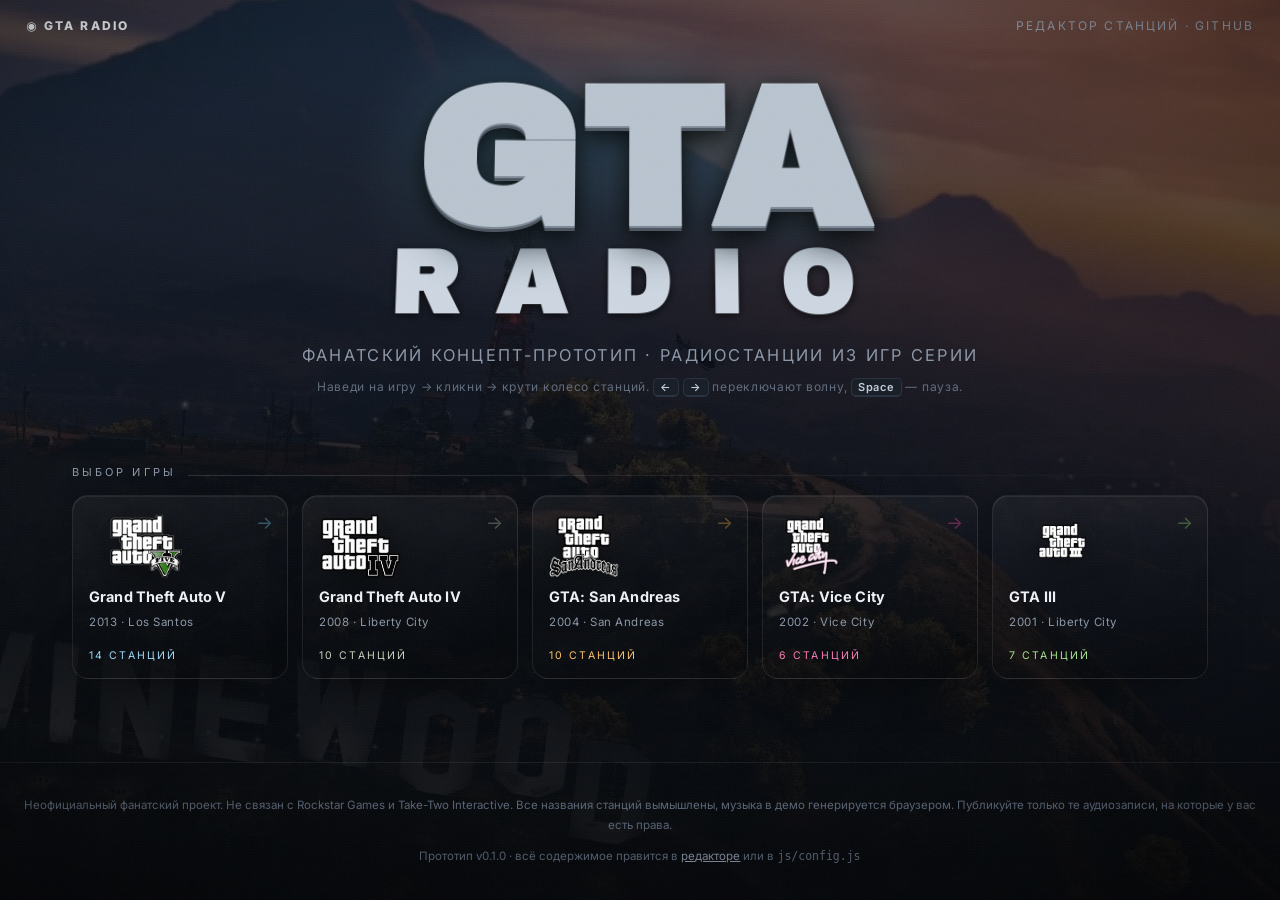
<file: index.html>
<!DOCTYPE html>
<html lang="ru">
<head>
<meta charset="utf-8">
<meta name="viewport" content="width=device-width, initial-scale=1">
<title>GTA RADIO — фанатское радио из игр серии</title>
<meta name="description" content="Концепт-сайт: радиостанции из GTA V, IV, San Andreas, Vice City и GTA III. Круговой селектор станций, как в игре.">
<link rel="icon" href="data:image/svg+xml,%3Csvg xmlns='http://www.w3.org/2000/svg' viewBox='0 0 32 32'%3E%3Crect width='32' height='32' rx='7' fill='%23070b11'/%3E%3Ccircle cx='16' cy='16' r='10' fill='none' stroke='%237fd4ff' stroke-width='2'/%3E%3Ccircle cx='16' cy='16' r='3' fill='%237fd4ff'/%3E%3C/svg%3E">
<link rel="stylesheet" href="css/style.css">
</head>
<body>
  <div class="bg"></div>
  <div class="grain"></div>
  <div class="vignette"></div>
  <div class="scanlines"></div>

  <div class="home">
    <header class="home-head">
      <span class="brand">◉ GTA RADIO</span>
      <span><a href="editor.html">Редактор станций</a> · <a href="https://github.com/" target="_blank" rel="noopener">GitHub</a></span>
    </header>

    <main class="title-wrap">
      <h1 class="title"><span class="l1">GTA</span><span class="l2">RADIO</span></h1>
      <p class="subtitle" id="subtitle">выбери игру — получи её эфир</p>
      <p class="hint">Наведи на игру → кликни → крути колесо станций. <kbd>←</kbd> <kbd>→</kbd> переключают волну, <kbd>Space</kbd> — пауза.</p>

      <section class="games">
        <div class="games-h"><span>Выбор игры</span></div>
        <div class="games-grid" id="games"></div>
      </section>
    </main>

    <footer class="footer">
      <p id="disclaimer"></p>
      <p>Прототип v<span id="ver"></span> · всё содержимое правится в <a href="editor.html">редакторе</a> или в <code>js/config.js</code></p>
    </footer>
  </div>

<script src="js/art.auto.js"></script>
<script src="js/config.js"></script>
<script>
(function () {
  const CFG = window.RADIO_CONFIG;
  const ART = window.RADIO_ART || { gameLogos: {} };
  if (ART.home) {
    const d = document.createElement('div');
    d.className = 'bgimg';
    d.style.backgroundImage = `url("${ART.home}")`;
    document.body.prepend(d);
    document.body.classList.add('has-bg');
  }
  const grid = document.getElementById('games');
  document.getElementById('subtitle').textContent = CFG.meta.subtitle;
  document.getElementById('disclaimer').textContent = CFG.meta.disclaimer;
  document.getElementById('ver').textContent = CFG.meta.version;

  CFG.games.forEach(g => {
    const a = document.createElement('a');
    a.className = 'game';
    a.href = 'radio.html?game=' + g.id;
    a.style.setProperty('--c', g.accent);
    const gl = (ART.gameLogos || {})[g.id];
    a.innerHTML = `
      <span class="g-arrow">→</span>
      ${gl ? `<img class="g-logo" src="${gl}" alt="${g.name}">` : `<span class="num">${g.num}</span>`}
      <span class="g-name">${g.name}</span>
      <span class="g-meta">${g.year} · ${g.city}</span>
      <span class="g-count">${g.stations.length} станций</span>`;
    a.addEventListener('mouseenter', () => document.body.style.setProperty('--accent', g.accent));
    a.addEventListener('focus', () => document.body.style.setProperty('--accent', g.accent));
    grid.appendChild(a);
  });
})();
</script>
</body>
</html>
</file>
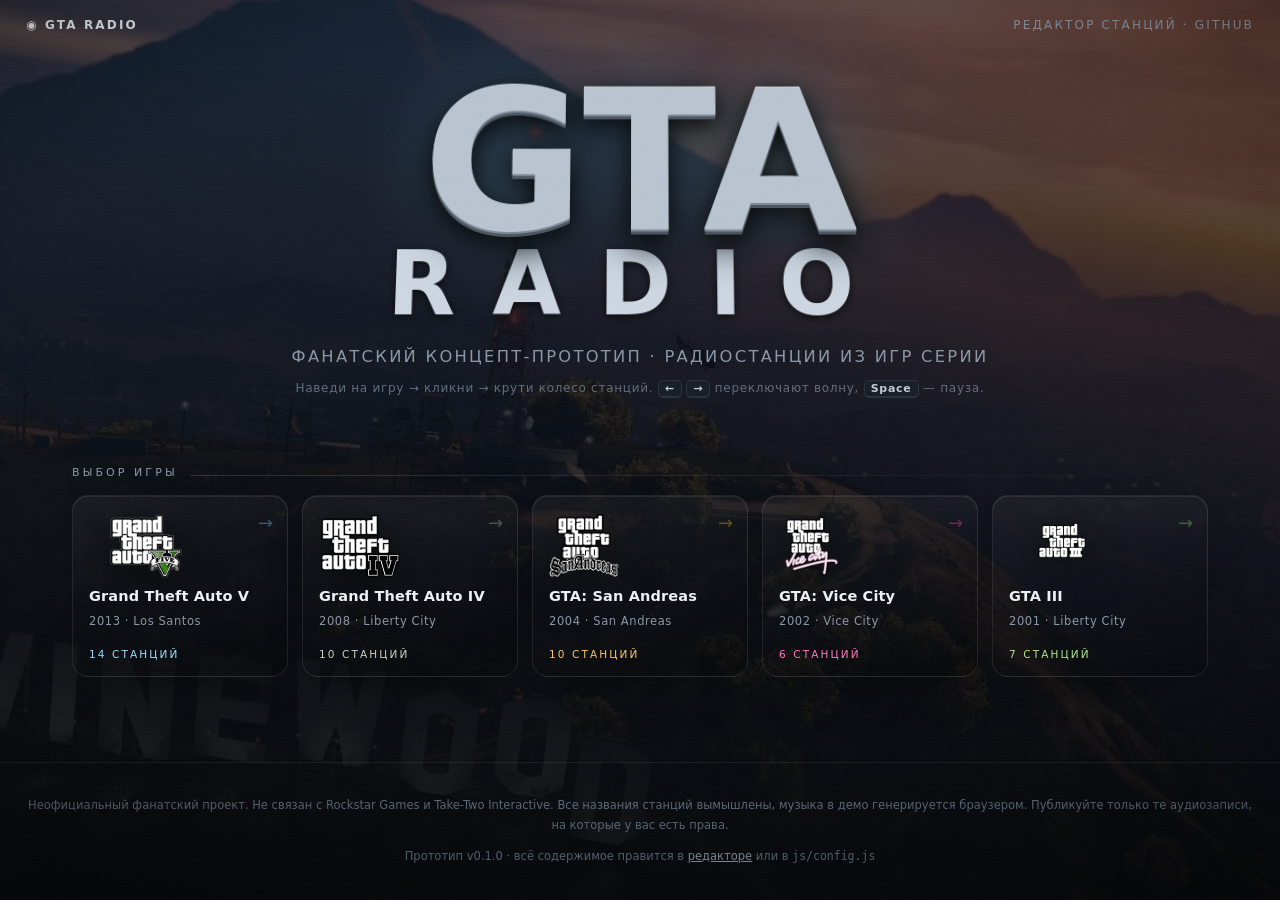
<file: demo.html>
<!DOCTYPE html>
<html lang="ru">
<head>
<meta charset="utf-8">
<meta name="viewport" content="width=device-width, initial-scale=1">
<title>GTA RADIO — фанатское радио из игр серии</title>
<meta name="description" content="Single-file демо: радиостанции из GTA V, IV, San Andreas, Vice City и GTA III.">
<link rel="icon" href="data:image/svg+xml,%3Csvg xmlns='http://www.w3.org/2000/svg' viewBox='0 0 32 32'%3E%3Crect width='32' height='32' rx='7' fill='%23070b11'/%3E%3Ccircle cx='16' cy='16' r='10' fill='none' stroke='%237fd4ff' stroke-width='2'/%3E%3Ccircle cx='16' cy='16' r='3' fill='%237fd4ff'/%3E%3C/svg%3E">
<style>
/* =========================================================================
   GTA RADIO — общие стили
   Темы игр подключаются классом на <body>: theme-v / theme-iv / theme-sa ...
   ========================================================================= */

:root{
  --bg:#04060a;
  --bg2:#0a0e14;
  --fg:#eef2f7;
  --muted:#8b96a7;
  --accent:#7fd4ff;
  --panel:rgba(10,14,20,.72);
  --panel-brd:rgba(255,255,255,.10);
  --wheel-size:min(80vmin,660px);
  --radius:16px;
  --f-title:"Archivo Black","Inter",system-ui,-apple-system,"Segoe UI",Roboto,sans-serif;
  --f-ui:"Inter",system-ui,-apple-system,"Segoe UI",Roboto,sans-serif;
  --f-hud:"Oswald","Inter",system-ui,sans-serif;
}

*{box-sizing:border-box}
html,body{height:100%}
body{
  margin:0;
  font-family:var(--f-ui);
  color:var(--fg);
  background:var(--bg);
  -webkit-font-smoothing:antialiased;
  overflow-x:hidden;
}
a{color:inherit}
button{font:inherit;color:inherit;background:none;border:0;cursor:pointer}
img,svg{display:block}
.hidden,[hidden]{display:none!important}

/* ----------------------------- фоны и слои ----------------------------- */
.bg{position:fixed;inset:0;z-index:-2;pointer-events:none}
.bg::before{
  content:"";position:absolute;inset:0;
  background:
    radial-gradient(120% 80% at 50% -10%, rgba(255,255,255,.055), transparent 60%),
    radial-gradient(90% 70% at 50% 115%, color-mix(in srgb, var(--accent) 14%, transparent), transparent 65%),
    linear-gradient(180deg,#05070b 0%,#080b11 45%,#04060a 100%);
}
.bg::after{ /* интерьер машины: торпедо */
  content:"";position:absolute;left:-10%;right:-10%;bottom:-38vh;height:78vh;
  background:
    linear-gradient(180deg, rgba(255,255,255,.045), rgba(0,0,0,0) 30%),
    radial-gradient(60% 100% at 50% 0%, #151a22, #070a0e 70%);
  border-radius:50% 50% 0 0 / 22% 22% 0 0;
  box-shadow:inset 0 2px 0 rgba(255,255,255,.07), 0 -30px 90px rgba(0,0,0,.75);
  filter:blur(.2px);
}
.scanlines{
  position:fixed;inset:0;z-index:60;pointer-events:none;opacity:.30;
  background:repeating-linear-gradient(180deg, rgba(255,255,255,.045) 0 1px, transparent 1px 3px);
  mix-blend-mode:overlay;
}
.vignette{
  position:fixed;inset:0;z-index:59;pointer-events:none;
  background:radial-gradient(120% 90% at 50% 45%, transparent 45%, rgba(0,0,0,.72) 100%);
}
.grain{
  position:fixed;inset:-50%;z-index:58;pointer-events:none;opacity:.055;
  background-image:url("data:image/svg+xml;utf8,<svg xmlns='http://www.w3.org/2000/svg' width='120' height='120'><filter id='n'><feTurbulence type='fractalNoise' baseFrequency='.85' numOctaves='3'/></filter><rect width='120' height='120' filter='url(%23n)'/></svg>");
  animation:grain 1.1s steps(4) infinite;
}
@keyframes grain{0%{transform:translate(0,0)}25%{transform:translate(-2%,1%)}50%{transform:translate(1%,-2%)}75%{transform:translate(-1%,-1%)}100%{transform:translate(2%,1%)}}

/* =========================================================================
   ГЛАВНАЯ
   ========================================================================= */
.home{min-height:100vh;display:flex;flex-direction:column}
.home-head{
  display:flex;align-items:center;justify-content:space-between;
  padding:18px 26px;font-size:12px;letter-spacing:.18em;text-transform:uppercase;color:var(--muted)
}
.home-head .brand{color:var(--fg);font-weight:800}
.home-head a{text-decoration:none;color:var(--muted);transition:color .2s}
.home-head a:hover{color:var(--accent)}

.title-wrap{flex:1;display:flex;flex-direction:column;align-items:center;justify-content:center;padding:0 20px;text-align:center;position:relative}
.title{
  position:relative;margin:0;line-height:.86;
  font-family:var(--f-title);
  font-size:clamp(3.4rem,15.5vw,13rem);
  letter-spacing:.005em;text-transform:uppercase;
  color:#f4f7fb;
  text-shadow:
    0 1px 0 #b9c4d0, 0 3px 0 #7d8896, 0 6px 0 #4b545f, 0 10px 24px rgba(0,0,0,.85),
    0 0 70px color-mix(in srgb, var(--accent) 35%, transparent);
  transform:perspective(700px) rotateX(6deg);
}
.title .l1,.title .l2{display:block}
.title .l2{font-size:.44em;letter-spacing:.42em;color:#cfd8e3;text-shadow:0 2px 10px rgba(0,0,0,.8)}
.title .l1{
  background:linear-gradient(180deg,#ffffff 0%,#e6edf6 38%,#9fb0c2 52%,#f2f6fb 62%,#c6d1dd 100%);
  -webkit-background-clip:text;background-clip:text;-webkit-text-fill-color:transparent;
  filter:drop-shadow(0 6px 18px rgba(0,0,0,.75));
}
.title .l1{animation:glowPulse 5.5s ease-in-out infinite}
@keyframes glowPulse{
  0%,100%{filter:drop-shadow(0 6px 18px rgba(0,0,0,.75)) drop-shadow(0 0 26px rgba(127,212,255,.10))}
  50%{filter:drop-shadow(0 6px 18px rgba(0,0,0,.75)) drop-shadow(0 0 46px rgba(127,212,255,.30))}
}
.subtitle{margin:26px 0 0;color:var(--muted);font-size:clamp(.85rem,1.6vw,1.02rem);letter-spacing:.14em;text-transform:uppercase}
.hint{margin-top:14px;color:#5f6b7c;font-size:12px;letter-spacing:.06em}
.hint kbd{background:#151b24;border:1px solid #26303c;border-bottom-width:2px;border-radius:5px;padding:1px 6px;font:600 11px/1.6 var(--f-ui);color:#c3ccd8}

/* выбор игры */
.games{margin:56px auto 0;width:min(1180px,100%);padding:0 22px}
.games-h{display:flex;align-items:baseline;gap:12px;margin-bottom:16px;color:var(--muted);font-size:11px;letter-spacing:.28em;text-transform:uppercase}
.games-h::after{content:"";flex:1;height:1px;background:linear-gradient(90deg,rgba(255,255,255,.14),transparent)}
.games-grid{display:grid;grid-template-columns:repeat(auto-fit,minmax(158px,1fr));gap:14px;padding-bottom:60px}
.game{
  position:relative;display:flex;flex-direction:column;align-items:flex-start;gap:10px;
  padding:18px 16px 16px;border-radius:var(--radius);text-decoration:none;overflow:hidden;
  background:linear-gradient(165deg,rgba(255,255,255,.055),rgba(255,255,255,.012) 45%,rgba(0,0,0,.35));
  border:1px solid rgba(255,255,255,.09);
  box-shadow:0 18px 40px -24px rgba(0,0,0,.9), inset 0 1px 0 rgba(255,255,255,.07);
  transition:transform .28s cubic-bezier(.2,.8,.2,1), border-color .28s, box-shadow .28s;
}
.game::before{
  content:"";position:absolute;inset:0;opacity:0;transition:opacity .3s;
  background:radial-gradient(120% 90% at 20% 0%, color-mix(in srgb, var(--c) 26%, transparent), transparent 70%);
}
.game:hover,.game:focus-visible{transform:translateY(-6px);border-color:color-mix(in srgb, var(--c) 55%, transparent);box-shadow:0 26px 50px -22px rgba(0,0,0,.95), 0 0 0 1px color-mix(in srgb, var(--c) 22%, transparent), 0 0 42px -12px color-mix(in srgb, var(--c) 55%, transparent)}
.game:hover::before,.game:focus-visible::before{opacity:1}
.game>*{position:relative}
.game .g-logo{height:64px;width:auto;max-width:100%;object-fit:contain;
  filter:drop-shadow(0 8px 22px rgba(0,0,0,.65));transition:transform .28s}
.game:hover .g-logo{transform:scale(1.06)}
.topbar .g-logo-sm{height:26px;width:auto;object-fit:contain;filter:drop-shadow(0 3px 10px rgba(0,0,0,.7))}
.game .num{
  font-family:var(--f-title);font-size:clamp(2.6rem,5.4vw,3.6rem);line-height:.9;color:var(--c);
  text-shadow:0 0 26px color-mix(in srgb, var(--c) 45%, transparent)
}
.game .g-name{font-weight:700;font-size:14.5px;letter-spacing:.01em}
.game .g-meta{color:var(--muted);font-size:11.5px;letter-spacing:.05em}
.game .g-count{margin-top:auto;padding-top:10px;font-size:10.5px;letter-spacing:.2em;text-transform:uppercase;color:color-mix(in srgb, var(--c) 75%, #ffffff)}
.game .g-arrow{position:absolute;top:16px;right:14px;color:var(--c);opacity:.35;transition:.28s;font-size:18px}
.game:hover .g-arrow{opacity:1;transform:translateX(3px)}

.footer{padding:22px;border-top:1px solid rgba(255,255,255,.07);color:#5f6b7c;font-size:11.5px;line-height:1.7;text-align:center}
.footer a{color:var(--muted)}

/* =========================================================================
   ЭКРАН РАДИО
   ========================================================================= */
.stage{min-height:100vh;display:flex;flex-direction:column;position:relative}

.topbar{
  display:flex;align-items:center;gap:14px;padding:16px 22px;z-index:20;
  font-size:11px;letter-spacing:.2em;text-transform:uppercase;color:var(--muted)
}
.btn{
  display:inline-flex;align-items:center;gap:8px;padding:9px 15px;border-radius:999px;
  border:1px solid rgba(255,255,255,.13);background:rgba(255,255,255,.045);
  color:#dbe3ee;font-size:11px;letter-spacing:.16em;text-transform:uppercase;
  transition:.22s;backdrop-filter:blur(6px)
}
.btn:hover{border-color:color-mix(in srgb,var(--accent) 55%,transparent);color:#fff;background:rgba(255,255,255,.09);box-shadow:0 0 22px -8px var(--accent)}
.btn.primary{border-color:color-mix(in srgb,var(--accent) 50%,transparent);color:#fff;background:color-mix(in srgb,var(--accent) 16%,transparent)}
.topbar .spacer{flex:1}
.topbar .game-tag{color:#c6cfdb;font-weight:700}
.topbar .game-tag b{color:var(--accent)}

/* HUD «как в игре» */
.hud{
  position:absolute;top:74px;left:24px;z-index:22;max-width:min(46vw,460px);
  animation:hudIn .5s cubic-bezier(.2,.9,.2,1) both
}
@keyframes hudIn{from{opacity:0;transform:translateY(-10px)}to{opacity:1;transform:none}}
.hud .st{display:flex;align-items:center;gap:12px}
.hud .st .ico{width:46px;height:46px;border-radius:11px;overflow:hidden;box-shadow:0 8px 22px rgba(0,0,0,.6), 0 0 0 1px rgba(255,255,255,.09)}
.hud .st .ico svg{width:100%;height:100%}
.hud .name{font-family:var(--f-hud);font-weight:700;font-size:clamp(17px,2.3vw,25px);letter-spacing:.045em;text-transform:uppercase;color:#fff;text-shadow:0 2px 10px rgba(0,0,0,.9)}
.hud .tag{font-size:10.5px;letter-spacing:.22em;text-transform:uppercase;color:var(--accent);margin-top:2px}
.hud .track{margin-top:9px;font-size:13px;color:#c9d3e0;text-shadow:0 1px 6px rgba(0,0,0,.9);display:flex;align-items:center;gap:8px;min-height:19px}
.hud .track .t{white-space:nowrap;overflow:hidden;text-overflow:ellipsis;max-width:38vw}
.hud .track .a{color:var(--muted)}
.hud .live{font-size:9.5px;letter-spacing:.18em;padding:2px 7px;border-radius:4px;background:#c0392b;color:#fff;font-weight:800}

/* ------------------------------- КОЛЕСО ------------------------------- */
.wheel-stage{flex:1;display:grid;place-items:center;padding:34px 0 8px;position:relative}
.wheel{position:relative;width:var(--wheel-size);height:var(--wheel-size)}
.wheel .ring-bg{
  position:absolute;inset:6%;border-radius:50%;
  background:radial-gradient(circle at 50% 40%, rgba(255,255,255,.055), rgba(0,0,0,.55) 68%);
  border:1px solid rgba(255,255,255,.07);
  box-shadow:inset 0 0 80px rgba(0,0,0,.85), 0 0 60px -20px color-mix(in srgb,var(--accent) 30%,transparent);
}
.wheel .ring-bg::after{
  content:"";position:absolute;inset:14%;border-radius:50%;
  border:1px dashed rgba(255,255,255,.09);
  animation:spin 90s linear infinite;
}
@keyframes spin{to{transform:rotate(360deg)}}
.ring{position:absolute;inset:0;transform:rotate(var(--rot,0deg));transition:transform .62s cubic-bezier(.19,.9,.22,1)}
.st-chip{
  position:absolute;top:50%;left:50%;width:calc(var(--wheel-size)*.17);height:calc(var(--wheel-size)*.17);
  margin:calc(var(--wheel-size)*-.085) 0 0 calc(var(--wheel-size)*-.085);
  /* позиция на круге фиксирована (кольцо поворачивает всё само),
     а контр-поворот держит иконки и подписи вертикальными */
  transform:rotate(calc(var(--a) - 90deg)) translate(calc(var(--wheel-size)*.40)) rotate(calc(var(--a)*-1 + 90deg - var(--rot,0deg)));
  transition:transform .62s cubic-bezier(.19,.9,.22,1), filter .25s, opacity .35s;
  display:grid;place-items:center;padding:0;
}
.st-chip .disc{
  width:100%;height:100%;border-radius:50%;overflow:hidden;position:relative;
  border:1px solid rgba(255,255,255,.13);
  box-shadow:0 14px 30px rgba(0,0,0,.65);
  transition:transform .25s cubic-bezier(.2,.9,.2,1), box-shadow .25s, border-color .25s;
}
.st-chip .disc svg{width:100%;height:100%}
.st-chip .lbl{
  position:absolute;top:104%;left:50%;transform:translateX(-50%);
  width:180%;text-align:center;font-family:var(--f-hud);font-weight:600;
  font-size:clamp(8.5px,1.15vw,11.5px);letter-spacing:.1em;text-transform:uppercase;
  color:#9aa6b6;white-space:nowrap;overflow:hidden;text-overflow:ellipsis;
  text-shadow:0 2px 8px rgba(0,0,0,.95);transition:.25s;opacity:0
}
.st-chip.active{z-index:6}
.st-chip .lbl{z-index:7}
.st-chip:hover .disc{transform:scale(1.1);border-color:rgba(255,255,255,.35)}
.st-chip:hover .lbl{color:#e7edf5;opacity:1}
.st-chip.active .disc{
  transform:scale(1.10);border-color:color-mix(in srgb,var(--sc) 70%,#fff);
  box-shadow:0 0 0 2px color-mix(in srgb,var(--sc) 55%,transparent), 0 0 46px -6px color-mix(in srgb,var(--sc) 85%,transparent), 0 18px 34px rgba(0,0,0,.7);
}
.st-chip.active .lbl{color:#fff;font-weight:700;opacity:1}
.st-chip:not(.active){opacity:.72;filter:saturate(.55) brightness(.85)}
.st-chip:not(.active):hover{opacity:1;filter:none}

.wheel .marker{
  position:absolute;top:-2px;left:50%;transform:translateX(-50%);z-index:5;
  width:0;height:0;border-left:9px solid transparent;border-right:9px solid transparent;
  border-top:14px solid var(--accent);filter:drop-shadow(0 0 10px var(--accent));opacity:.9
}
.hub{
  position:absolute;top:50%;left:50%;transform:translate(-50%,-50%);
  width:calc(var(--wheel-size)*.40);height:calc(var(--wheel-size)*.40);
  border-radius:50%;display:grid;place-items:center;gap:6px;
  background:radial-gradient(circle at 50% 35%, rgba(20,26,34,.96), rgba(4,6,10,.98));
  border:1px solid rgba(255,255,255,.09);
  box-shadow:inset 0 0 40px rgba(0,0,0,.9), 0 0 0 8px rgba(255,255,255,.02), 0 24px 60px rgba(0,0,0,.7)
}
.hub .eq{width:64%;height:34%}
.hub .power{
  width:46px;height:46px;border-radius:50%;display:grid;place-items:center;
  border:1px solid rgba(255,255,255,.16);background:rgba(255,255,255,.05);transition:.22s
}
.hub .power:hover{border-color:var(--accent);box-shadow:0 0 22px -6px var(--accent);background:rgba(255,255,255,.1)}
.hub .power svg{width:19px;height:19px}
.hub .hintline{font-size:9px;letter-spacing:.22em;text-transform:uppercase;color:#6b7686;text-align:center}

/* ------------------------------- СПИСОК ------------------------------- */
.list-stage{flex:1;display:flex;align-items:center;padding:20px 4vw 30px;position:relative}
.stage-num{
  position:absolute;top:50%;left:50%;transform:translate(-50%,-50%);
  font-family:var(--f-title);font-size:min(46vmin,420px);line-height:1;
  color:color-mix(in srgb,var(--accent) 9%, transparent);
  letter-spacing:.02em;pointer-events:none;user-select:none;white-space:nowrap
}
.rpanel{
  width:min(430px,86vw);border-radius:6px;padding:14px 0 10px;
  background:linear-gradient(180deg, rgba(14,18,24,.86), rgba(6,9,13,.9));
  border:1px solid rgba(255,255,255,.13);
  box-shadow:0 30px 70px rgba(0,0,0,.7), inset 0 1px 0 rgba(255,255,255,.08);
  animation:hudIn .45s both
}
.rpanel .rp-head{
  display:flex;align-items:center;gap:9px;padding:0 16px 11px;
  border-bottom:1px solid rgba(255,255,255,.1);
  font-family:var(--f-hud);font-weight:700;font-size:13px;letter-spacing:.24em;text-transform:uppercase;color:#dfe6ef
}
.rpanel .rp-head .dot{width:7px;height:7px;border-radius:50%;background:var(--accent);box-shadow:0 0 10px var(--accent);animation:blink 1.6s infinite}
@keyframes blink{50%{opacity:.25}}
.rlist{list-style:none;margin:8px 0 0;padding:0;max-height:min(58vh,520px);overflow:auto;scrollbar-width:thin}
.rlist::-webkit-scrollbar{width:6px}
.rlist::-webkit-scrollbar-thumb{background:rgba(255,255,255,.16);border-radius:3px}
.rlist li{margin:0}
.rlist button{
  width:100%;display:flex;align-items:center;gap:11px;padding:8px 16px;text-align:left;
  border-left:3px solid transparent;transition:.16s
}
.rlist button:hover{background:rgba(255,255,255,.055)}
.rlist .ico{width:30px;height:30px;border-radius:7px;overflow:hidden;flex:none;box-shadow:0 0 0 1px rgba(255,255,255,.09)}
.rlist .ico svg{width:100%;height:100%}
.rlist .nm{font-family:var(--f-hud);font-weight:600;font-size:14px;letter-spacing:.05em;text-transform:uppercase;color:#cfd8e4;white-space:nowrap;overflow:hidden;text-overflow:ellipsis}
.rlist .nm{display:block}
.rlist .tg{display:block;font-size:10px;letter-spacing:.12em;text-transform:uppercase;color:#6f7b8b;margin-top:1px}
.rlist li.active button{
  background:linear-gradient(90deg, color-mix(in srgb,var(--accent) 22%,transparent), transparent 85%);
  border-left-color:var(--accent)
}
.rlist li.active .nm{color:#fff;text-shadow:0 0 16px color-mix(in srgb,var(--accent) 60%,transparent)}
.rlist .eqmini{margin-left:auto;width:26px;height:16px;opacity:0;transition:.2s}
.rlist li.active .eqmini{opacity:1}

/* ---------------------------- нижняя панель ---------------------------- */
.bottom{
  position:relative;z-index:20;display:flex;align-items:center;gap:16px;
  padding:14px 22px 20px;
  background:linear-gradient(180deg,transparent, rgba(0,0,0,.55) 40%, rgba(0,0,0,.75));
}
.ctrl{display:flex;align-items:center;gap:8px}
.cbtn{
  width:40px;height:40px;border-radius:50%;display:grid;place-items:center;
  border:1px solid rgba(255,255,255,.14);background:rgba(255,255,255,.05);transition:.2s
}
.cbtn:hover{border-color:var(--accent);box-shadow:0 0 20px -6px var(--accent);background:rgba(255,255,255,.1)}
.cbtn svg{width:17px;height:17px;fill:#dfe6ef}
.cbtn.big{width:52px;height:52px}
.cbtn.big svg{width:22px;height:22px}
.vol{display:flex;align-items:center;gap:9px;min-width:150px}
.vol input[type=range]{
  -webkit-appearance:none;appearance:none;flex:1;height:4px;border-radius:2px;
  background:linear-gradient(90deg,var(--accent) var(--p,80%), rgba(255,255,255,.15) var(--p,80%));
  outline:none
}
.vol input[type=range]::-webkit-slider-thumb{-webkit-appearance:none;width:14px;height:14px;border-radius:50%;background:#fff;box-shadow:0 0 10px color-mix(in srgb,var(--accent) 80%,transparent);cursor:pointer}
.vol input[type=range]::-moz-range-thumb{width:14px;height:14px;border:0;border-radius:50%;background:#fff;cursor:pointer}
.nowbar{flex:1;min-width:0}
.nowbar .row1{display:flex;align-items:baseline;gap:10px;min-width:0}
.nowbar .stn{font-family:var(--f-hud);font-weight:700;letter-spacing:.14em;text-transform:uppercase;font-size:13px;color:#fff;white-space:nowrap}
.nowbar .trk{font-size:13px;color:#b9c4d2;white-space:nowrap;overflow:hidden;text-overflow:ellipsis}
.nowbar .trk .sep{color:#4d5867;margin:0 7px}
.nowbar .row2{display:flex;align-items:center;gap:10px;margin-top:5px}
.prog{flex:1;height:3px;border-radius:2px;background:rgba(255,255,255,.12);overflow:hidden}
.prog i{display:block;height:100%;width:0%;background:linear-gradient(90deg,var(--accent),#fff);transition:width .3s linear}
.time{font-variant-numeric:tabular-nums;font-size:11px;color:#6f7b8b;letter-spacing:.06em}
.eqbars{display:flex;align-items:flex-end;gap:2px;height:26px;width:110px}
.eqbars i{flex:1;background:linear-gradient(180deg,#fff,var(--accent));border-radius:1px;height:8%;transition:height .08s linear;opacity:.9}
.keys{font-size:10px;letter-spacing:.12em;text-transform:uppercase;color:#5b6675}
.keys kbd{background:#141a22;border:1px solid #252f3b;border-radius:4px;padding:1px 5px;color:#a9b4c2;font:600 10px/1.5 var(--f-ui)}

/* статус/ошибки */
.toast{
  position:fixed;left:50%;bottom:96px;transform:translate(-50%,20px);z-index:80;
  padding:11px 18px;border-radius:10px;background:rgba(12,16,22,.95);
  border:1px solid rgba(255,255,255,.14);color:#e6ecf5;font-size:13px;
  box-shadow:0 20px 50px rgba(0,0,0,.7);opacity:0;pointer-events:none;transition:.3s
}
.toast.show{opacity:1;transform:translate(-50%,0)}
.toast.err{border-color:#c0392b;color:#ffd9d3}

/* =========================================================================
   ТЕМЫ ИГР
   ========================================================================= */
/* GTA V — холодный неон, круг */
body.theme-v{--accent:#7fd4ff}

/* GTA IV — грязный, приглушённый, оливковый */
body.theme-iv{
  --accent:#a8b894;--panel-brd:rgba(255,255,255,.08);
  filter:saturate(.72) contrast(1.04);
}
body.theme-iv .bg::before{
  background:
    radial-gradient(120% 80% at 50% -10%, rgba(190,205,175,.07), transparent 60%),
    radial-gradient(90% 70% at 50% 115%, rgba(96,110,84,.20), transparent 65%),
    linear-gradient(180deg,#0b0d09 0%,#101309 45%,#070905 100%);
}
body.theme-iv .title,body.theme-iv .hud .name{letter-spacing:.02em}
body.theme-iv .st-chip:not(.active){filter:grayscale(.5) brightness(.75)}

/* SA — тёплый янтарь, граффити-вайб */
body.theme-sa{--accent:#ffb03a}
body.theme-sa .bg::before{
  background:
    radial-gradient(120% 80% at 50% -10%, rgba(255,190,90,.08), transparent 60%),
    radial-gradient(90% 70% at 50% 115%, rgba(255,140,40,.18), transparent 65%),
    linear-gradient(180deg,#0a0703 0%,#140d04 45%,#070502 100%);
}
body.theme-sa .rpanel{border-color:rgba(255,176,58,.28)}
body.theme-sa .list-stage{justify-content:flex-end}

/* Vice City — неон-розовый/циан */
body.theme-vc{--accent:#ff4fa3}
body.theme-vc .bg::before{
  background:
    radial-gradient(100% 70% at 15% 0%, rgba(255,79,163,.20), transparent 60%),
    radial-gradient(100% 70% at 85% 10%, rgba(79,216,255,.16), transparent 60%),
    radial-gradient(90% 70% at 50% 115%, rgba(255,79,163,.22), transparent 65%),
    linear-gradient(180deg,#12040f 0%,#1a0718 45%,#08030a 100%);
}
body.theme-vc .bg::after{
  background:
    linear-gradient(180deg, rgba(255,120,200,.10), transparent 30%),
    repeating-linear-gradient(90deg, rgba(79,216,255,.16) 0 1px, transparent 1px 60px),
    radial-gradient(60% 100% at 50% 0%, #2a0b22, #0a0310 70%);
}
body.theme-vc .rpanel{border-color:rgba(255,79,163,.35);box-shadow:0 30px 70px rgba(0,0,0,.7), 0 0 40px -18px #ff4fa3, inset 0 1px 0 rgba(255,255,255,.08)}
body.theme-vc .hud .name{color:#fff;text-shadow:0 0 18px rgba(255,79,163,.7), 0 2px 10px rgba(0,0,0,.9)}

/* GTA III — зелёный HUD, 2001 */
body.theme-iii{--accent:#8ee06a}
body.theme-iii .bg::before{
  background:
    radial-gradient(120% 80% at 50% -10%, rgba(142,224,106,.07), transparent 60%),
    radial-gradient(90% 70% at 50% 115%, rgba(120,190,90,.16), transparent 65%),
    linear-gradient(180deg,#050804 0%,#0a1006 45%,#040603 100%);
}
body.theme-iii .rpanel{border-color:rgba(142,224,106,.25)}
body.theme-iii .list-stage{justify-content:flex-start}

/* =========================================================================
   РЕДАКТОР
   ========================================================================= */
.editor{max-width:1180px;margin:0 auto;padding:26px 22px 80px}
.editor h1{font-family:var(--f-title);font-size:clamp(1.6rem,4vw,2.4rem);margin:0 0 6px;text-transform:uppercase;letter-spacing:.02em}
.editor .lead{color:var(--muted);font-size:13.5px;line-height:1.7;max-width:76ch;margin:0 0 22px}
.editor .card{background:linear-gradient(180deg,rgba(255,255,255,.045),rgba(255,255,255,.015));border:1px solid rgba(255,255,255,.09);border-radius:14px;padding:18px;margin-bottom:16px}
.editor h2{font-size:12px;letter-spacing:.24em;text-transform:uppercase;color:var(--accent);margin:0 0 14px}
.editor label{display:block;font-size:11px;letter-spacing:.14em;text-transform:uppercase;color:var(--muted);margin:12px 0 5px}
.editor input[type=text],.editor select,.editor textarea{
  width:100%;padding:10px 12px;border-radius:9px;background:#0b0f15;border:1px solid rgba(255,255,255,.12);
  color:#e7edf5;font:400 13.5px/1.55 var(--f-ui);outline:none;transition:.2s
}
.editor input:focus,.editor select:focus,.editor textarea:focus{border-color:var(--accent);box-shadow:0 0 0 3px color-mix(in srgb,var(--accent) 18%,transparent)}
.editor textarea{font:400 12.5px/1.6 ui-monospace,SFMono-Regular,Menlo,Consolas,monospace;min-height:420px;resize:vertical}
.editor .grid2{display:grid;grid-template-columns:repeat(auto-fit,minmax(230px,1fr));gap:14px}
.editor .row{display:flex;gap:10px;flex-wrap:wrap;align-items:center}
.editor .stn{display:flex;align-items:center;gap:10px;padding:9px 11px;border-radius:10px;background:rgba(255,255,255,.035);border:1px solid rgba(255,255,255,.07);margin-bottom:7px}
.editor .stn .ico{width:34px;height:34px;border-radius:8px;overflow:hidden;flex:none}
.editor .stn .ico svg{width:100%;height:100%}
.editor .stn .nm{font-weight:600;font-size:13.5px}
.editor .stn .mt{font-size:11px;color:var(--muted)}
.editor .pill{font-size:10px;letter-spacing:.14em;text-transform:uppercase;padding:3px 8px;border-radius:99px;border:1px solid rgba(255,255,255,.14);color:var(--muted)}
.editor .pill.ok{color:#8dff9c;border-color:rgba(141,255,156,.35)}
.editor .pill.demo{color:#ffd54a;border-color:rgba(255,213,74,.35)}
.note{border-left:3px solid var(--accent);padding:10px 14px;background:rgba(255,255,255,.04);border-radius:0 10px 10px 0;font-size:13px;line-height:1.7;color:#c3ccd8}
.note code{background:#0b0f15;padding:1px 6px;border-radius:5px;font-size:12px;color:#ffd54a}
@media (max-width:760px){
  :root{--wheel-size:min(88vmin,420px)}
  .hud{top:66px;left:14px;max-width:70vw}
  .bottom{flex-wrap:wrap;gap:10px;padding:12px 14px 18px}
  .nowbar{order:-1;flex:1 1 100%}
  .keys{display:none}
  .toast{bottom:170px}
  .list-stage{justify-content:center!important}
}

/* =========================================================================
   ПОДЛОЖКИ (assets/bg/…) и логотипы станций (assets/logos/…)
   ========================================================================= */
.bgimg{position:fixed;inset:0;z-index:-3;background-size:cover;background-position:center;transform:scale(1.02)}
body.has-bg .bg::after{display:none}          /* постер есть — «торпедо» не режет картинку */
body.has-bg .stage-num{display:none}          /* постер есть — водяной знак номера не нужен */
body.has-bg .bg::before{
  background:
    radial-gradient(120% 80% at 50% -10%, rgba(255,255,255,.05), transparent 60%),
    linear-gradient(180deg, rgba(4,6,10,.60), rgba(6,9,14,.78) 45%, rgba(3,5,8,.93));
}
.st-chip .disc,.rlist .ico,.hud .ico{position:relative}
img.art{position:absolute;inset:0;width:100%;height:100%;object-fit:cover;border-radius:inherit}

</style>
</head>
<body>
  <div class="bg"></div>
  <div class="grain"></div>
  <div class="vignette"></div>
  <div class="scanlines"></div>

  <div id="screenHome">
<div class="home">
    <header class="home-head">
      <span class="brand">◉ GTA RADIO</span>
      <span><a href="editor.html">Редактор станций</a> · <a href="https://github.com/" target="_blank" rel="noopener">GitHub</a></span>
    </header>

    <main class="title-wrap">
      <h1 class="title"><span class="l1">GTA</span><span class="l2">RADIO</span></h1>
      <p class="subtitle" id="subtitle">выбери игру — получи её эфир</p>
      <p class="hint">Наведи на игру → кликни → крути колесо станций. <kbd>←</kbd> <kbd>→</kbd> переключают волну, <kbd>Space</kbd> — пауза.</p>

      <section class="games">
        <div class="games-h"><span>Выбор игры</span></div>
        <div class="games-grid" id="games"></div>
      </section>
    </main>

    <footer class="footer">
      <p id="disclaimer"></p>
      <p>Прототип v<span id="ver"></span> · всё содержимое правится в <a href="editor.html">редакторе</a> или в <code>js/config.js</code></p>
    </footer>
  </div>


  </div>

  <div id="screenRadio" hidden>
<div class="stage">
    <header class="topbar">
      <button class="btn" id="btnBack">← Игры</button>
      <span class="game-tag" id="gameTag"></span>
      <span class="spacer"></span>
      <button class="btn" id="btnHome">На главную</button>
    </header>

    <!-- HUD «как в игре»: станция + текущий трек -->
    <div class="hud">
      <div class="st">
        <div class="ico" id="hudIcon"></div>
        <div>
          <div class="name" id="hudName">—</div>
          <div class="tag" id="hudTag"></div>
        </div>
      </div>
      <div class="track">
        <span class="live hidden" id="hudLive">LIVE</span>
        <span class="t" id="hudTrack"></span>
        <span class="a" id="hudArtist"></span>
      </div>
    </div>

    <!-- режим 1: круговой селектор (GTA V / IV) -->
    <div class="wheel-stage" id="wheelStage">
      <div class="wheel" id="wheel">
        <div class="ring-bg"></div>
        <div class="marker"></div>
        <div class="ring" id="ring"></div>
        <div class="hub">
          <canvas class="eq" id="eqHub" width="220" height="90"></canvas>
          <button class="power" id="btnPower" title="Пауза / играть (Space)" aria-label="Пауза или играть">
            <svg viewBox="0 0 24 24" id="powerIcon"><path fill="currentColor" d="M7 5h3.5v14H7zm6.5 0H17v14h-3.5z"/></svg>
          </button>
          <div class="hintline">← → смена волны</div>
        </div>
      </div>
    </div>

    <!-- режим 2: список станций (SA / VC / III) -->
    <div class="list-stage hidden" id="listStage">
      <div class="stage-num" id="stageNum" aria-hidden="true"></div>
      <div class="rpanel">
        <div class="rp-head"><span class="dot"></span><span>Radio stations</span></div>
        <ul class="rlist" id="rlist"></ul>
      </div>
    </div>

    <!-- нижняя «магнитола» -->
    <footer class="bottom">
      <div class="ctrl">
        <button class="cbtn" id="btnPrev" title="Предыдущая станция" aria-label="Предыдущая станция">
          <svg viewBox="0 0 24 24"><path d="M7 6h2v12H7zm10 0v12l-8-6z"/></svg>
        </button>
        <button class="cbtn big" id="btnPlay" title="Пауза / играть" aria-label="Пауза или играть">
          <svg viewBox="0 0 24 24" id="playIcon"><path d="M7 5h3.5v14H7zm6.5 0H17v14h-3.5z"/></svg>
        </button>
        <button class="cbtn" id="btnNext" title="Следующая станция" aria-label="Следующая станция">
          <svg viewBox="0 0 24 24"><path d="M15 6h2v12h-2zM7 6v12l8-6z"/></svg>
        </button>
      </div>

      <div class="nowbar">
        <div class="row1">
          <span class="stn" id="nowStation">—</span>
          <span class="trk" id="nowTrack"></span>
        </div>
        <div class="row2">
          <span class="time" id="tCur">0:00</span>
          <div class="prog"><i id="progFill"></i></div>
          <span class="time" id="tDur">0:00</span>
        </div>
      </div>

      <div class="eqbars" id="eqbars"></div>

      <div class="vol">
        <button class="cbtn" id="btnMute" title="Звук вкл/выкл" aria-label="Звук">
          <svg viewBox="0 0 24 24" id="volIcon"><path d="M4 9v6h4l5 4V5L8 9zm12.5 3a4.5 4.5 0 0 0-2.5-4v8a4.5 4.5 0 0 0 2.5-4z"/></svg>
        </button>
        <input type="range" id="vol" min="0" max="100" value="80" aria-label="Громкость">
      </div>

      <div class="keys"><kbd>←</kbd><kbd>→</kbd> волна · <kbd>Space</kbd> пауза · <kbd>M</kbd> звук · <kbd>Esc</kbd> выход</div>
    </footer>
  </div>

  <div class="toast" id="toast"></div>
  </div>

<script>window.SINGLE = true;</script>
<script>
/* Сгенерировано tools/add-art.mjs — не править руками. */
window.RADIO_ART = {
  "home": "assets/bg/main.jpg",
  "games": {
    "v": "assets/bg/v.jpg",
    "iv": "assets/bg/iv.jpg",
    "sa": "assets/bg/sa.jpg",
    "vc": "assets/bg/vc.jpg",
    "iii": "assets/bg/iii.jpg"
  },
  "logos": {},
  "gameLogos": {
    "v": "assets/games/v.png",
    "iv": "assets/games/iv.png",
    "sa": "assets/games/sa.png",
    "vc": "assets/games/vc.png",
    "iii": "assets/games/iii.png"
  }
};

</script>
<script>
/* =========================================================================
   GTA RADIO — единый конфиг сайта
   -------------------------------------------------------------------------
   ВСЁ содержимое (игры, станции, треки, цвета, иконки) правится ЗДЕСЬ
   или через визуальный редактор: /editor.html  (кнопка «Сохранить config.js»).

   Типы источников звука у трека (поле src):
     "demo"   — процедурный звук прямо в браузере (WebAudio). Ничего качать
                не надо, работает сразу. Идеально для прототипа.
     "file"   — локальный mp3/ogg из папки audio/<game>/...
                src: "v/los-santos-rock.mp3"  (путь ОТНОСИТЕЛЬНО папки audio/)
                или абсолютный: "/music/track.mp3"
     "stream" — внешний URL (S3 / R2 / Icecast / любой https-линк).
                ВНИМАНИЕ: сервер должен отдавать заголовок
                Access-Control-Allow-Origin: * , иначе браузер заблокирует.

   Если у станции несколько треков — они играют по очереди, без пауз.
   ========================================================================= */

window.RADIO_CONFIG = {
  meta: {
    title: "GTA RADIO",
    subtitle: "Фанатский концепт-прототип · радиостанции из игр серии",
    // Папка с аудиофайлами (относительно корня сайта)
    audioBase: "audio/",
    // Дисклеймер показывается в подвале и на экране радио
    disclaimer:
      "Неофициальный фанатский проект. Не связан с Rockstar Games и Take-Two Interactive. " +
      "Все названия станций вымышлены, музыка в демо генерируется браузером. " +
      "Публикуйте только те аудиозаписи, на которые у вас есть права.",
    version: "0.1.0"
  },

  games: [
    /* ---------------------------------------------------------------- V */
    {
      id: "v",
      num: "V",
      name: "Grand Theft Auto V",
      year: 2013,
      city: "Los Santos",
      ui: "wheel",            // круговой селектор, как в игре
      theme: "v",
      accent: "#7fd4ff",
      tagline: "Los Santos · круговой селектор станций",
      stations: [
        { id: "surf",      name: "Blaine County Surf", tagline: "west coast / surf rock", accent: "#4fc3f7", bg: "#08303f", motif: "wave",     demo: { key: "D",  bpm: 104, prog: "surf", drums: "rock",  noise: 0.02 } },
        { id: "rock",      name: "Vinewood Rock",      tagline: "classic rock",           accent: "#ff5b4a", bg: "#3a0d09", motif: "bolt",     demo: { key: "E",  bpm: 128, prog: "rock",  drums: "rock",  noise: 0.02 } },
        { id: "stars",     name: "Fame or Shame FM",   tagline: "talk / celebrity",       accent: "#ffd54a", bg: "#3a2c05", motif: "star",     demo: { key: "A",  bpm: 96,  prog: "talk",  drums: "none",  noise: 0.05 } },
        { id: "santos",    name: "Los Santos FM",      tagline: "hip-hop / west coast",   accent: "#8dff6a", bg: "#10300c", motif: "mic",      demo: { key: "G",  bpm: 92,  prog: "hop",   drums: "hop",   noise: 0.03 } },
        { id: "space",     name: "Space 103.7",        tagline: "funk / soul",            accent: "#c07bff", bg: "#241038", motif: "planet",   demo: { key: "F",  bpm: 100, prog: "funk",  drums: "funk",  noise: 0.02 } },
        { id: "vinyl",     name: "Vinewood Vinyl",     tagline: "soul / rare groove",     accent: "#ffb15c", bg: "#3a2109", motif: "vinyl",    demo: { key: "C",  bpm: 96,  prog: "soul",  drums: "funk",  noise: 0.07 } },
        { id: "lowrider",  name: "Lowrider Classics",  tagline: "chicano / oldies",       accent: "#6affd4", bg: "#06322b", motif: "car",      demo: { key: "Bb", bpm: 88,  prog: "soul",  drums: "hop",   noise: 0.04 } },
        { id: "country",   name: "Rebel Country",      tagline: "country / outlaw",       accent: "#ffc46a", bg: "#38240a", motif: "hat",      demo: { key: "G",  bpm: 112, prog: "country", drums: "country", noise: 0.03 } },
        { id: "reggae",    name: "Blue Palms Reggae",  tagline: "reggae / dub",           accent: "#6bff9c", bg: "#0a3018", motif: "palm",     demo: { key: "A",  bpm: 76,  prog: "reggae", drums: "reggae", noise: 0.02 } },
        { id: "dance",     name: "Neon Dancefloor",    tagline: "house / electro",        accent: "#ff5ce1", bg: "#350a2c", motif: "disc",     demo: { key: "F",  bpm: 124, prog: "house", drums: "house", noise: 0.01 } },
        { id: "ambient",   name: "Nightcall Ambient",  tagline: "ambient / chillwave",    accent: "#8fd0ff", bg: "#0c1c33", motif: "moon",     demo: { key: "D",  bpm: 72,  prog: "amb",   drums: "none",  noise: 0.05 } },
        { id: "metal",     name: "Iron Skull Metal",   tagline: "metal / hard",           accent: "#c9ced6", bg: "#17181b", motif: "skull",    demo: { key: "E",  bpm: 148, prog: "metal", drums: "metal", noise: 0.02 } },
        { id: "jazz",      name: "Vinewood Jazz Club", tagline: "jazz / lounge",          accent: "#ffd9a0", bg: "#2e2010", motif: "note",     demo: { key: "Eb", bpm: 84,  prog: "jazz",  drums: "jazz",  noise: 0.06 } },
        { id: "blaine",    name: "Blaine County Radio",tagline: "country talk / AM",      accent: "#e8b25c", bg: "#33230c", motif: "cactus",   demo: { key: "D",  bpm: 100, prog: "country", drums: "none", noise: 0.09 } }
      ]
    },

    /* --------------------------------------------------------------- IV */
    {
      id: "iv",
      num: "IV",
      name: "Grand Theft Auto IV",
      year: 2008,
      city: "Liberty City",
      ui: "wheel",
      theme: "iv",
      accent: "#b9c4a8",
      tagline: "Liberty City · грязный мегаполис, приглушённая палитра",
      stations: [
        { id: "liberty", name: "Liberty Rock",       tagline: "classic rock",        accent: "#d9e0cf", bg: "#1c1f18", motif: "bolt",   demo: { key: "A",  bpm: 122, prog: "rock",  drums: "rock",  noise: 0.03 } },
        { id: "beat",    name: "The Beat 102",       tagline: "hip-hop",             accent: "#e7c98a", bg: "#241f13", motif: "mic",    demo: { key: "F",  bpm: 90,  prog: "hop",   drums: "hop",   noise: 0.03 } },
        { id: "jazz",    name: "Jazz Nation",        tagline: "jazz / standards",    accent: "#cfd8e3", bg: "#151b22", motif: "note",   demo: { key: "Bb", bpm: 82,  prog: "jazz",  drums: "jazz",  noise: 0.06 } },
        { id: "electro", name: "Electro Liberty",    tagline: "electro / dance",     accent: "#9fd8ff", bg: "#101d28", motif: "disc",   demo: { key: "C",  bpm: 126, prog: "house", drums: "house", noise: 0.01 } },
        { id: "kifflom", name: "Kifflom Radio",      tagline: "weird / talk",        accent: "#c9b6ff", bg: "#1a1428", motif: "star",   demo: { key: "D",  bpm: 98,  prog: "talk",  drums: "none",  noise: 0.07 } },
        { id: "russian", name: "Vladivostok FM",     tagline: "eastern / russian",   accent: "#ffb3a0", bg: "#2a1410", motif: "globe",  demo: { key: "E",  bpm: 108, prog: "world", drums: "rock",  noise: 0.04 } },
        { id: "irish",   name: "McReary Irish Pub",  tagline: "irish / folk",        accent: "#a8e6a0", bg: "#12240f", motif: "hat",    demo: { key: "G",  bpm: 116, prog: "country", drums: "country", noise: 0.03 } },
        { id: "sanjuan", name: "San Juan Sounds",    tagline: "latin / reggaeton",   accent: "#ffd27a", bg: "#2a1e08", motif: "palm",   demo: { key: "A",  bpm: 96,  prog: "reggae", drums: "hop",  noise: 0.02 } },
        { id: "lrr",     name: "LRR 92.9 Talk",      tagline: "talk radio / AM",     accent: "#e3ddc9", bg: "#201e16", motif: "wave",   demo: { key: "C",  bpm: 92,  prog: "talk",  drums: "none",  noise: 0.10 } },
        { id: "fusion",  name: "Fusion FM",          tagline: "smooth / acid jazz",  accent: "#9fe0d0", bg: "#0e211d", motif: "vinyl",  demo: { key: "Eb", bpm: 88,  prog: "soul",  drums: "funk",  noise: 0.05 } }
      ]
    },

    /* -------------------------------------------------------------- SA */
    {
      id: "sa",
      num: "SA",
      name: "GTA: San Andreas",
      year: 2004,
      city: "San Andreas",
      ui: "list",              // прямоугольный список, как в PS2-версии
      theme: "sa",
      accent: "#ffb03a",
      tagline: "Grove Street · список станций в стиле PS2",
      stations: [
        { id: "groove",  name: "Grove Street FM",   tagline: "west coast rap",    accent: "#7cff5a", bg: "#122b0a", motif: "mic",    demo: { key: "G",  bpm: 92,  prog: "hop",   drums: "hop",   noise: 0.03 } },
        { id: "krose",   name: "K-Rose Country",    tagline: "country",           accent: "#ffcb6a", bg: "#33230a", motif: "hat",    demo: { key: "D",  bpm: 110, prog: "country", drums: "country", noise: 0.03 } },
        { id: "bounce",  name: "Bounce FM",         tagline: "funk / soul",       accent: "#ff8ad4", bg: "#33092a", motif: "disc",   demo: { key: "F",  bpm: 102, prog: "funk",  drums: "funk",  noise: 0.02 } },
        { id: "sfurg",   name: "SF URG Rock",       tagline: "rock",              accent: "#ff6a4a", bg: "#331009", motif: "bolt",   demo: { key: "E",  bpm: 130, prog: "rock",  drums: "rock",  noise: 0.02 } },
        { id: "radiox",  name: "Radio X",           tagline: "alt / grunge",      accent: "#d0d6de", bg: "#171a1e", motif: "skull",  demo: { key: "A",  bpm: 120, prog: "metal", drums: "metal", noise: 0.02 } },
        { id: "kdst",    name: "K-DST The Dust",    tagline: "classic rock",      accent: "#ffc98a", bg: "#301d0a", motif: "vinyl",  demo: { key: "C",  bpm: 108, prog: "rock",  drums: "rock",  noise: 0.05 } },
        { id: "kjawz",   name: "K-JAWZ Hip-Hop",    tagline: "hip-hop classics",  accent: "#8affd4", bg: "#07302a", motif: "car",    demo: { key: "Bb", bpm: 88,  prog: "hop",   drums: "hop",   noise: 0.03 } },
        { id: "master",  name: "Master Sounds",     tagline: "rare groove",       accent: "#ffd54a", bg: "#33280a", motif: "vinyl",  demo: { key: "F",  bpm: 98,  prog: "soul",  drums: "funk",  noise: 0.07 } },
        { id: "playback",name: "Playback FM",       tagline: "house / electro",   accent: "#ff5ce1", bg: "#33092b", motif: "disc",   demo: { key: "F",  bpm: 124, prog: "house", drums: "house", noise: 0.01 } },
        { id: "kchat",   name: "K-CHAT Talk",       tagline: "talk radio",        accent: "#e0dac4", bg: "#221f14", motif: "wave",   demo: { key: "D",  bpm: 90,  prog: "talk",  drums: "none",  noise: 0.09 } }
      ]
    },

    /* -------------------------------------------------------------- VC */
    {
      id: "vc",
      num: "VC",
      name: "GTA: Vice City",
      year: 2002,
      city: "Vice City",
      ui: "list",
      theme: "vc",
      accent: "#ff4fa3",
      tagline: "1986 · неон, пальмы, кассеты",
      stations: [
        { id: "flash",  name: "Flash FM",        tagline: "80s pop",        accent: "#ff4fa3", bg: "#33091f", motif: "disc",   demo: { key: "C",  bpm: 118, prog: "house", drums: "house", noise: 0.02 } },
        { id: "wave",   name: "Wave 103",        tagline: "new wave",       accent: "#4fd8ff", bg: "#06283a", motif: "wave",   demo: { key: "A",  bpm: 122, prog: "rock",  drums: "rock",  noise: 0.02 } },
        { id: "vrock",  name: "V-Rock",          tagline: "hard rock",      accent: "#ff5b3a", bg: "#33100a", motif: "bolt",   demo: { key: "E",  bpm: 134, prog: "metal", drums: "metal", noise: 0.02 } },
        { id: "emotion",name: "Emotion 98.3",    tagline: "power ballads",  accent: "#ff9ac4", bg: "#331023", motif: "moon",   demo: { key: "D",  bpm: 78,  prog: "amb",   drums: "none",  noise: 0.05 } },
        { id: "espeso", name: "Radio Espeso",    tagline: "latin / salsa",  accent: "#ffc44f", bg: "#33250a", motif: "palm",   demo: { key: "G",  bpm: 104, prog: "reggae", drums: "reggae", noise: 0.02 } },
        { id: "vcs",    name: "VCS Fresh",       tagline: "hip-hop 80s",    accent: "#8aff6a", bg: "#133009", motif: "mic",    demo: { key: "F",  bpm: 94,  prog: "hop",   drums: "hop",   noise: 0.03 } }
      ]
    },

    /* ------------------------------------------------------------- III */
    {
      id: "iii",
      num: "III",
      name: "GTA III",
      year: 2001,
      city: "Liberty City",
      ui: "list",
      theme: "iii",
      accent: "#8ee06a",
      tagline: "2001 · первое 3D, зелёный HUD",
      stations: [
        { id: "rise",   name: "Rise FM",         tagline: "dance / trance",   accent: "#8ee06a", bg: "#0f2a08", motif: "disc",  demo: { key: "F",  bpm: 128, prog: "house", drums: "house", noise: 0.01 } },
        { id: "lips",   name: "Lips 106",        tagline: "pop hits",         accent: "#ff8ad4", bg: "#33092a", motif: "star",  demo: { key: "C",  bpm: 116, prog: "house", drums: "house", noise: 0.02 } },
        { id: "game",   name: "Game Radio",      tagline: "hip-hop",          accent: "#ffd54a", bg: "#33280a", motif: "mic",   demo: { key: "G",  bpm: 92,  prog: "hop",   drums: "hop",   noise: 0.03 } },
        { id: "msx",    name: "MSX FM",          tagline: "drum & bass",      accent: "#6affd4", bg: "#06302b", motif: "bolt",  demo: { key: "A",  bpm: 150, prog: "house", drums: "metal", noise: 0.02 } },
        { id: "head",   name: "Head Radio",      tagline: "chill / lounge",   accent: "#8fd0ff", bg: "#0c1c33", motif: "moon",  demo: { key: "D",  bpm: 76,  prog: "amb",   drums: "none",  noise: 0.05 } },
        { id: "double", name: "Double Clef",     tagline: "opera / classical",accent: "#e6dcc4", bg: "#241f14", motif: "note",  demo: { key: "Eb", bpm: 70,  prog: "jazz",  drums: "none",  noise: 0.04 } },
        { id: "chatterbox", name: "Chatterbox",  tagline: "talk radio",       accent: "#d8d2c0", bg: "#211f16", motif: "wave",  demo: { key: "C",  bpm: 88,  prog: "talk",  drums: "none",  noise: 0.10 } }
      ]
    }
  ]
};

/* =========================================================================
   Служебные функции конфига + генератор иконок станций (чистый SVG,
   без внешних картинок — чтобы не зависеть от чужих логотипов).
   ========================================================================= */

(function () {
  const CFG = window.RADIO_CONFIG;

  CFG.getGame = (id) => CFG.games.find((g) => g.id === id) || CFG.games[0];
  CFG.gameIds = () => CFG.games.map((g) => g.id);

  /** Все треки станции в порядке воспроизведения */
  CFG.tracksOf = (st) => (st && st.tracks && st.tracks.length ? st.tracks : []);

  /**
   * Куда грузить звук: file → audio/<...>, stream → как есть, demo → синтез
   */
  CFG.resolveSrc = (t, game) => {
    if (!t) return null;
    if (t.type === "stream") return t.src;
    if (t.type === "file") {
      const s = t.src || "";
      return /^https?:|^\/|^\.\.\//.test(s) ? s : CFG.meta.audioBase + s;
    }
    return null; // demo
  };

  /** Какую музыку заводить: есть file/stream → HTMLAudio, иначе → синтез */
  CFG.stationMode = (st) =>
    CFG.tracksOf(st).some((t) => t.type === "file" || t.type === "stream") ? "audio" : "demo";

  /* ------------------------------ иконки ------------------------------ */

  const M = {
    wave:  '<path d="M4 14c2.4-3.4 4.2-3.4 6.6 0s4.2 3.4 6.6 0 3.2-2.6 4.4-1.2" fill="none" stroke="@A@" stroke-width="2.2" stroke-linecap="round"/><path d="M4 20c2.4-3.4 4.2-3.4 6.6 0s4.2 3.4 6.6 0 3.2-2.6 4.4-1.2" fill="none" stroke="@A@" stroke-width="2.2" stroke-linecap="round" opacity=".55"/>',
    bolt:  '<path d="M18 3 8 17h6l-2 12 12-16h-7z" fill="@A@"/>',
    star:  '<path d="M16 3.5 19.6 11l8.1 1.1-5.9 5.7 1.5 8-7.3-3.9-7.3 3.9 1.5-8L4.3 12.1 12.4 11z" fill="@A@"/>',
    vinyl: '<circle cx="16" cy="16" r="12" fill="none" stroke="@A@" stroke-width="2.2"/><circle cx="16" cy="16" r="7.5" fill="none" stroke="@A@" stroke-width="1.2" opacity=".5"/><circle cx="16" cy="16" r="2.6" fill="@A@"/>',
    mic:   '<rect x="12" y="4" width="8" height="14" rx="4" fill="@A@"/><path d="M8 15a8 8 0 0 0 16 0" fill="none" stroke="@A@" stroke-width="2.2" stroke-linecap="round"/><path d="M16 23v4M11 28h10" stroke="@A@" stroke-width="2.2" stroke-linecap="round"/>',
    palm:  '<path d="M16 29c-1-8-1-13 1-17" stroke="@A@" stroke-width="2.4" fill="none" stroke-linecap="round"/><path d="M17 12c-4-4-9-4-12-1 4-1 8 0 12 1zm0 0c4-4 9-4 12-1-4-1-8 0-12 1zm0 0c-1-5 2-9 6-10-3 3-5 6-6 10zm0 0c1-5-2-9-6-10 3 3 5 6 6 10z" fill="@A@" opacity=".9"/>',
    skull: '<path d="M16 4c6.6 0 11 4.5 11 10.4 0 3.6-1.6 5.6-3 6.8-.7.6-1 1.2-1 2v1.4c0 1.4-1.1 2.4-2.5 2.4h-9c-1.4 0-2.5-1-2.5-2.4v-1.4c0-.8-.3-1.4-1-2-1.4-1.2-3-3.2-3-6.8C5 8.5 9.4 4 16 4z" fill="@A@"/><circle cx="11.5" cy="14" r="2.6" fill="@B@"/><circle cx="20.5" cy="14" r="2.6" fill="@B@"/><path d="M16 18.5 14 22h4z" fill="@B@"/>',
    disc:  '<circle cx="16" cy="16" r="12" fill="@A@" opacity=".18"/><circle cx="16" cy="16" r="12" fill="none" stroke="@A@" stroke-width="2"/><circle cx="16" cy="16" r="3" fill="@A@"/><path d="M16 4v5M28 16h-5M16 28v-5M4 16h5" stroke="@A@" stroke-width="1.6" opacity=".6"/>',
    car:   '<path d="M5 20.5 7.5 13A3 3 0 0 1 10.4 11h11.2A3 3 0 0 1 24.5 13L27 20.5v5a1 1 0 0 1-1 1h-2.5a1 1 0 0 1-1-1V25H9.5v1.5a1 1 0 0 1-1 1H6a1 1 0 0 1-1-1z" fill="@A@"/><path d="M9.4 19.2h13.2L21 13.6h-10z" fill="@B@" opacity=".55"/><circle cx="10" cy="22" r="1.4" fill="@B@"/><circle cx="22" cy="22" r="1.4" fill="@B@"/>',
    moon:  '<path d="M21 4a12 12 0 1 0 9 19A12.5 12.5 0 0 1 21 4z" fill="@A@"/><circle cx="9" cy="9" r="1.1" fill="@A@" opacity=".6"/><circle cx="6" cy="15" r=".8" fill="@A@" opacity=".45"/>',
    hat:   '<path d="M4 22h24c0 4-5.4 6-12 6S4 26 4 22z" fill="@A@"/><path d="M10 22c0-8 1.6-13 6-13s6 5 6 13z" fill="@A@" opacity=".75"/><path d="M9.6 19.5h12.8" stroke="@B@" stroke-width="2" opacity=".6"/>',
    note:  '<circle cx="11" cy="24" r="4.2" fill="@A@"/><circle cx="25" cy="21" r="4.2" fill="@A@"/><path d="M15.2 24V10l14-4v15" fill="none" stroke="@A@" stroke-width="2.6"/><path d="M15.2 13.2 29.2 9.4" stroke="@A@" stroke-width="2.6"/>',
    globe: '<circle cx="16" cy="16" r="12" fill="none" stroke="@A@" stroke-width="2.2"/><ellipse cx="16" cy="16" rx="5.4" ry="12" fill="none" stroke="@A@" stroke-width="1.6"/><path d="M4.6 12h22.8M4.6 20h22.8" stroke="@A@" stroke-width="1.6"/>',
    dice:  '<rect x="5" y="5" width="22" height="22" rx="5" fill="none" stroke="@A@" stroke-width="2.2"/><circle cx="11.5" cy="11.5" r="2.1" fill="@A@"/><circle cx="20.5" cy="20.5" r="2.1" fill="@A@"/><circle cx="16" cy="16" r="2.1" fill="@A@"/>',
    money: '<rect x="3.5" y="8.5" width="25" height="15" rx="2.5" fill="none" stroke="@A@" stroke-width="2.2"/><circle cx="16" cy="16" r="4" fill="none" stroke="@A@" stroke-width="2"/><path d="M7.5 12v8M24.5 12v8" stroke="@A@" stroke-width="1.6" opacity=".7"/>',
    cactus:'<path d="M14 29V13a2 2 0 0 1 4 0v16z" fill="@A@"/><path d="M14 20H9a2 2 0 0 1-2-2v-4a2 2 0 0 1 4 0v3h3zM18 22h4a2 2 0 0 0 2-2v-6a2 2 0 0 0-4 0v5h-2z" fill="@A@" opacity=".8"/>',
    heart: '<path d="M16 28S4 20.8 4 13.2A6.7 6.7 0 0 1 16 9.6a6.7 6.7 0 0 1 12 3.6C28 20.8 16 28 16 28z" fill="@A@"/>',
    cassette:'<rect x="3" y="8" width="26" height="17" rx="2.5" fill="none" stroke="@A@" stroke-width="2.2"/><circle cx="11.5" cy="16" r="3.4" fill="none" stroke="@A@" stroke-width="2"/><circle cx="20.5" cy="16" r="3.4" fill="none" stroke="@A@" stroke-width="2"/><path d="M8 25h16" stroke="@A@" stroke-width="1.8" opacity=".6"/>',
    antenna:'<circle cx="16" cy="24" r="3" fill="@A@"/><path d="M9.5 17.5a9 9 0 0 1 13 0M6 13.5a14 14 0 0 1 20 0" fill="none" stroke="@A@" stroke-width="2.2" stroke-linecap="round"/>'
  };

  CFG.motifs = () => Object.keys(M);

  CFG.stationIcon = (st, size = 72, rounded = 14) => {
    const acc = st.accent || "#9ad";
    const bg = st.bg || "#101318";
    // ВНИМАНИЕ: меняем только токены @A@/@B@ (а не буквы C/B — иначе ломается
    // SVG-команда кривой "C" в path).
    const art = (M[st.motif] || M.disc).replace(/@A@/g, acc).replace(/@B@/g, bg);
    const initials = (st.name || "?")
      .split(/\s+/)
      .filter((w) => /[A-Za-zА-Яа-я0-9]/.test(w))
      .slice(0, 2)
      .map((w) => w[0].toUpperCase())
      .join("");
    return `<svg viewBox="0 0 32 32" width="${size}" height="${size}" aria-hidden="true">
      <defs>
        <linearGradient id="g" x1="0" y1="0" x2="0" y2="1">
          <stop offset="0" stop-color="${bg}"/>
          <stop offset="1" stop-color="#05070a"/>
        </linearGradient>
      </defs>
      <rect x="0" y="0" width="32" height="32" rx="${rounded / (size / 32) / 4 + 2}" fill="url(#g)" stroke="${acc}" stroke-opacity=".45" stroke-width=".8"/>
      <g opacity=".95">${art}</g>
      <text x="16" y="31" font-size="3.4" text-anchor="middle" font-family="Inter,system-ui,sans-serif"
            font-weight="700" letter-spacing=".2" fill="${acc}" opacity=".65">${initials}</text>
    </svg>`;
  };
})();

</script>
<script>
/* =========================================================================
   RadioAudio — звуковой движок сайта
   -------------------------------------------------------------------------
   Два режима:
     1) demo  — процедурная музыка на WebAudio (аккорды, бас, барабаны,
                шум винила/эфира). Работает без единого файла.
     2) audio — обычный <audio> с плейлистом (локальные mp3 или внешние
                стримы), кроссфейдом и чтением ID3-тегов.

   Плюс: эффект «переключения волны» (свип + треск), аналитер для эквалайзера.
   ========================================================================= */

(function () {
  const NOTE = { C: 0, "C#": 1, Db: 1, D: 2, "D#": 3, Eb: 3, E: 4, F: 5, "F#": 6, Gb: 6, G: 7, "G#": 8, Ab: 8, A: 9, "A#": 10, Bb: 10, B: 11 };

  const midi = (n) => 440 * Math.pow(2, (n - 69) / 12);
  const scale = (root, i) => {
    const deg = ((i % 7) + 7) % 7;
    const oct = Math.floor(i / 7);
    const steps = [0, 2, 4, 5, 7, 9, 11];
    return root + steps[deg] + oct * 12;
  };

  /* Аккордовые прогрессии — набор ступеней (в долях такта 4/4) */
  const PROG = {
    surf:    [{ b: 0, s: [0, 4, 7] }, { b: 2, s: [5, 9, 12] }, { b: 4, s: [7, 11, 14] }, { b: 6, s: [0, 4, 7] },
              { b: 8, s: [9, 12, 16] }, { b: 12, s: [7, 11, 14] }],
    house:   [{ b: 0, s: [0, 3, 7] }, { b: 2, s: [5, 9, 12] }, { b: 4, s: [3, 7, 10] }, { b: 6, s: [7, 11, 14] }],
    rock:    [{ b: 0, s: [0, 4, 7] }, { b: 4, s: [5, 9, 12] }, { b: 8, s: [7, 11, 14] }, { b: 10, s: [0, 4, 7] }],
    metal:   [{ b: 0, s: [0, 7] }, { b: 2, s: [1, 8] }, { b: 4, s: [0, 7] }, { b: 6, s: [6, 10] }, { b: 8, s: [0, 7] }, { b: 10, s: [3, 10] }, { b: 12, s: [5, 12] }, { b: 14, s: [0, 7] }],
    hop:     [{ b: 0, s: [0, 3, 7, 10] }, { b: 4, s: [5, 8, 12, 15] }],
    funk:    [{ b: 0, s: [0, 4, 7, 10] }, { b: 2, s: [0, 4, 7, 10] }, { b: 4, s: [3, 7, 10, 14] }, { b: 6, s: [5, 9, 12, 15] }],
    soul:    [{ b: 0, s: [0, 4, 7, 11] }, { b: 4, s: [2, 5, 9] }, { b: 8, s: [7, 11, 14] }, { b: 12, s: [0, 4, 7] }],
    jazz:    [{ b: 0, s: [0, 4, 7, 11] }, { b: 2, s: [2, 5, 9, 12] }, { b: 4, s: [7, 11, 14, 17] }, { b: 6, s: [0, 4, 7, 10] }],
    amb:     [{ b: 0, s: [0, 7, 12] }, { b: 8, s: [5, 12, 17] }],
    reggae:  [{ b: 0, s: [0, 4, 7] }, { b: 4, s: [5, 9, 12] }, { b: 6, s: [7, 11, 14] }],
    country: [{ b: 0, s: [0, 4, 7] }, { b: 4, s: [5, 9, 12] }, { b: 8, s: [7, 11, 14] }, { b: 12, s: [0, 4, 7] }],
    talk:    [{ b: 0, s: [0, 7, 12] }],
    world:   [{ b: 0, s: [0, 3, 7, 10] }, { b: 4, s: [5, 8, 12] }, { b: 8, s: [3, 7, 10] }]
  };

  const DRUMS = {
    house:   { kick: [0, 1, 2, 3], hat: [0.5, 1.5, 2.5, 3.5], clap: [1, 3] },
    rock:    { kick: [0, 2.5], snare: [1, 3], hat: [0, 0.5, 1, 1.5, 2, 2.5, 3, 3.5] },
    metal:   { kick: [0, 0.5, 1, 1.5, 2, 2.5, 3, 3.5], snare: [1, 3], hat: [0, 0.25, 0.5, 0.75, 1, 1.25, 1.5, 1.75, 2, 2.25, 2.5, 2.75, 3, 3.25, 3.5, 3.75] },
    hop:     { kick: [0, 1.75], snare: [1, 3], hat: [0, 0.5, 1, 1.5, 2, 2.5, 3, 3.75] },
    funk:    { kick: [0, 2.25], snare: [1, 3], hat: [0, 0.25, 0.75, 1, 1.5, 1.75, 2, 2.5, 3, 3.5] },
    reggae:  { kick: [2], snare: [1, 3], hat: [0.5, 1.5, 2.5, 3.5] },
    country: { kick: [0, 2], snare: [1, 3], hat: [0, 1, 2, 3] },
    surf:    { kick: [0, 2], snare: [1, 3], hat: [0, 0.5, 1, 1.5, 2, 2.5, 3, 3.5] },
    jazz:    { kick: [], snare: [], hat: [0, 0.66, 1.33, 2, 2.66, 3.33] },
    none:    { kick: [], snare: [], hat: [] }
  };

  const LEAD = { house: [0, 7, 12, 10, 7, 12, 14, 10], rock: [0, 3, 7, 10, 7, 3, 0, -5], metal: [0, 1, 0, 3, 0, 1, 5, 3], hop: [0, 3, 5, 3, 0, -2, 0, 3], funk: [0, 3, 7, 10, 12, 10, 7, 3], soul: [0, 4, 7, 4, 9, 7, 4, 0], jazz: [0, 2, 4, 6, 4, 2, 7, 4], amb: [0, 7, 12, 7], reggae: [0, 3, 7, 3], country: [0, 2, 4, 2, 7, 4, 2, 0], talk: [], world: [0, 3, 5, 7, 5, 3, 0, -2] };

  class RadioAudio {
    constructor() {
      this.ctx = null;
      this.master = null;
      this.analyser = null;
      this.data = null;
      this.volume = 0.8;
      this.muted = false;
      this.mode = null;            // "demo" | "audio"
      this.station = null;
      this._engine = null;
      this._el = null;
      this._playlist = [];
      this._index = 0;
      this._onEnd = null;
      this._onMeta = null;
      this._onError = null;
      this._fadeTimer = null;
    }

    /* ----------------------------- WebAudio ---------------------------- */
    ensure() {
      if (!this.ctx) {
        const AC = window.AudioContext || window.webkitAudioContext;
        if (!AC) throw new Error("WebAudio не поддерживается этим браузером");
        this.ctx = new AC();
        this.master = this.ctx.createGain();
        this.master.gain.value = this.muted ? 0 : this.volume;

        this.analyser = this.ctx.createAnalyser();
        this.analyser.fftSize = 256;
        this.analyser.smoothingTimeConstant = 0.78;
        this.data = new Uint8Array(this.analyser.frequencyBinCount);

        this.master.connect(this.analyser);
        this.analyser.connect(this.ctx.destination);
      }
      if (this.ctx.state === "suspended") this.ctx.resume();
      return this.ctx;
    }

    setVolume(v) {
      this.volume = Math.max(0, Math.min(1, v));
      if (this.master) this.master.gain.setTargetAtTime(this.muted ? 0 : this.volume, this.ctx.currentTime, 0.05);
      if (this._el) this._el.volume = this.volume;
    }
    setMuted(m) {
      this.muted = !!m;
      this.setVolume(this.volume);
    }
    spectrum() {
      if (!this.analyser) return null;
      this.analyser.getByteFrequencyData(this.data);
      return this.data;
    }

    /* ------------------------ процедурное демо ------------------------- */
    startDemo(station) {
      const ctx = this.ensure();
      this.stopEngine();
      const cfg = station.demo || {};
      const root = (NOTE[cfg.key] != null ? NOTE[cfg.key] : 0) + 48;
      const bpm = cfg.bpm || 100;
      const prog = PROG[cfg.prog] || PROG.rock;
      const drums = DRUMS[cfg.drums] || DRUMS.none;
      const leadNotes = LEAD[cfg.prog] || [];
      const loopLen = 16;                 // 4 такта
      const beat = 60 / bpm;

      const bus = ctx.createGain();
      bus.gain.value = 0;
      bus.connect(this.master);

      // лёгкий «эфирный» фильтр + реверб
      const tone = ctx.createBiquadFilter();
      tone.type = "lowpass";
      tone.frequency.value = cfg.prog === "talk" ? 2600 : 9000;
      tone.Q.value = 0.6;
      tone.connect(bus);

      const rev = ctx.createConvolver();
      rev.buffer = this._impulse(1.9, 2.4);
      const revGain = ctx.createGain();
      revGain.gain.value = cfg.prog === "amb" ? 0.5 : 0.22;
      rev.connect(revGain);
      revGain.connect(bus);

      const noise = ctx.createBufferSource();
      noise.buffer = this._noiseBuffer(4);
      noise.loop = true;
      const nFilter = ctx.createBiquadFilter();
      nFilter.type = "bandpass";
      nFilter.frequency.value = 1400;
      nFilter.Q.value = 0.5;
      const nGain = ctx.createGain();
      nGain.gain.value = (cfg.noise || 0.02) * 0.35;
      noise.connect(nFilter); nFilter.connect(nGain); nGain.connect(bus);
      noise.start();

      const out = ctx.createGain();
      out.gain.value = 1;
      out.connect(tone);
      out.connect(rev);

      // синхронизация «одно радио на всех»: музыкальная фаза привязана к epoch-времени,
      // поэтому у всех посетителей одна и та же доля такта в одну и ту же секунду
      const stepDur = beat / 2;
      const cycleSec = 16 * beat;                       // 4 такта цикла
      const wall = Date.now() / 1000;
      const phase = ((wall % cycleSec) + cycleSec) % cycleSec;
      const firstStep = Math.ceil(phase / stepDur);
      const eng = { bus, noise, out, timer: null, wall0: wall, step: firstStep, station, probe: null,
                    t0: ctx.currentTime - phase };      // t0 — для внешних проверок фазы

      const kick = (t) => {
        const o = ctx.createOscillator(), g = ctx.createGain();
        o.type = "sine";
        o.frequency.setValueAtTime(150, t);
        o.frequency.exponentialRampToValueAtTime(45, t + 0.11);
        g.gain.setValueAtTime(0.0001, t);
        g.gain.exponentialRampToValueAtTime(0.85, t + 0.006);
        g.gain.exponentialRampToValueAtTime(0.0001, t + 0.24);
        o.connect(g); g.connect(out); o.start(t); o.stop(t + 0.3);
      };
      const snare = (t) => {
        const s = ctx.createBufferSource(); s.buffer = this._noiseBuffer(0.3);
        const f = ctx.createBiquadFilter(); f.type = "highpass"; f.frequency.value = 1300;
        const g = ctx.createGain();
        g.gain.setValueAtTime(0.4, t);
        g.gain.exponentialRampToValueAtTime(0.0001, t + 0.16);
        s.connect(f); f.connect(g); g.connect(out); s.start(t); s.stop(t + 0.2);
      };
      const hat = (t, open) => {
        const s = ctx.createBufferSource(); s.buffer = this._noiseBuffer(0.2);
        const f = ctx.createBiquadFilter(); f.type = "highpass"; f.frequency.value = 7000;
        const g = ctx.createGain();
        const d = open ? 0.12 : 0.045;
        g.gain.setValueAtTime(0.16, t);
        g.gain.exponentialRampToValueAtTime(0.0001, t + d);
        s.connect(f); f.connect(g); g.connect(out); s.start(t); s.stop(t + d + 0.05);
      };
      const pad = (t, dur, midis, amp = 0.075) => {
        midis.forEach((m, i) => {
          const o = ctx.createOscillator(), g = ctx.createGain(), f = ctx.createBiquadFilter();
          o.type = cfg.prog === "metal" || cfg.prog === "rock" ? "sawtooth" : "triangle";
          o.frequency.value = midi(m);
          o.detune.value = (i - 1) * 7;
          f.type = "lowpass"; f.frequency.value = cfg.prog === "amb" ? 1400 : 2600;
          g.gain.setValueAtTime(0.0001, t);
          g.gain.linearRampToValueAtTime(amp, t + Math.min(0.4, dur * 0.3));
          g.gain.setValueAtTime(amp, t + dur * 0.7);
          g.gain.exponentialRampToValueAtTime(0.0001, t + dur);
          o.connect(f); f.connect(g); g.connect(out); o.start(t); o.stop(t + dur + 0.05);
        });
      };
      const bass = (t, dur, m) => {
        const o = ctx.createOscillator(), g = ctx.createGain(), f = ctx.createBiquadFilter();
        o.type = cfg.prog === "hop" ? "sine" : "sawtooth";
        o.frequency.value = midi(m - 12);
        f.type = "lowpass"; f.frequency.value = cfg.prog === "hop" ? 320 : 700;
        g.gain.setValueAtTime(0.0001, t);
        g.gain.linearRampToValueAtTime(0.26, t + 0.02);
        g.gain.exponentialRampToValueAtTime(0.0001, t + dur * 0.95);
        o.connect(f); f.connect(g); g.connect(out); o.start(t); o.stop(t + dur + 0.05);
      };
      const lead = (t, m) => {
        const o = ctx.createOscillator(), g = ctx.createGain();
        o.type = "square";
        o.frequency.value = midi(m + 12);
        g.gain.setValueAtTime(0.0001, t);
        g.gain.linearRampToValueAtTime(0.055, t + 0.01);
        g.gain.exponentialRampToValueAtTime(0.0001, t + beat * 0.45);
        o.connect(g); g.connect(out); o.start(t); o.stop(t + beat * 0.5);
      };

      const hit = (arr, v) => !!arr && arr.indexOf(v) !== -1;
      const scheduleStep = (step, t) => {
        // step = номер восьмой; доля в такте = step/2 (целые и .5 — без float-дрейфа)
        const pos = step % (loopLen * 2);              // 0..31
        const bar = Math.round(pos / 2 * 100) / 100;   // 0..15.5
        const chord = prog.reduce((a, c) => (c.b <= bar ? c : a), prog[0]);
        const inBar = bar % 4;                         // доля внутри такта 0..3.5
        if (step % 8 === 0) {                          // аккорд на каждый такт
          const dur = beat * 4 * (cfg.prog === "amb" ? 2 : 1);
          pad(t, dur, chord.s.map((s) => root + s), cfg.prog === "amb" ? 0.05 : 0.075);
        }
        if (step % 4 === 0) bass(t, beat * 1.6, root + chord.s[0]);
        if (leadNotes.length && step % 4 === 2 && Math.random() < 0.65) {
          lead(t, root + leadNotes[(step >> 2) % leadNotes.length] + chord.s[0]);
        }
        if (hit(drums.kick, inBar)) kick(t);
        if (hit(drums.snare, inBar)) snare(t);
        if (hit(drums.hat, inBar)) hat(t, inBar === 1.5 || inBar === 3.5);
      };

      // планировщик привязан к wall-clock: даже если аудиочасы браузера плывут
      // (headless, спящий ноут), музыкальная фаза остаётся синхронной с epoch
      const pump = () => {
        const ahead = 0.3;
        for (;;) {
          const tWall = eng.wall0 + (eng.step * stepDur - phase);   // когда шаг должен звучать по часам Земли
          const wallNow = Date.now() / 1000;
          if (tWall > wallNow + ahead) break;
          let tCtx = ctx.currentTime + (tWall - wallNow);
          if (tCtx < ctx.currentTime + 0.015) tCtx = ctx.currentTime + 0.015;
          eng.probe = { k: eng.step, tWall };
          scheduleStep(eng.step, tCtx);
          eng.step++;
        }
        eng.timer = setTimeout(pump, 60);
      };

      bus.gain.setValueAtTime(0.0001, ctx.currentTime);
      bus.gain.linearRampToValueAtTime(0.85, ctx.currentTime + 0.9);
      pump();
      this._engine = eng;
      this.mode = "demo";
      this.station = station;
      return true;
    }

    stopEngine() {
      const e = this._engine;
      this._engine = null;
      if (!e) return;
      clearTimeout(e.timer);
      try {
        const t = this.ctx.currentTime;
        e.bus.gain.cancelScheduledValues(t);
        e.bus.gain.setValueAtTime(e.bus.gain.value, t);
        e.bus.gain.linearRampToValueAtTime(0.0001, t + 0.25);
        setTimeout(() => { try { e.noise.stop(); e.bus.disconnect(); } catch (_) {} }, 350);
      } catch (_) {}
    }

    _impulse(dur, decay) {
      const ctx = this.ctx, len = Math.floor(ctx.sampleRate * dur);
      const buf = ctx.createBuffer(2, len, ctx.sampleRate);
      for (let c = 0; c < 2; c++) {
        const d = buf.getChannelData(c);
        for (let i = 0; i < len; i++) d[i] = (Math.random() * 2 - 1) * Math.pow(1 - i / len, decay);
      }
      return buf;
    }
    _noiseBuffer(dur) {
      const ctx = this.ctx, len = Math.max(1, Math.floor(ctx.sampleRate * dur));
      const buf = ctx.createBuffer(1, len, ctx.sampleRate);
      const d = buf.getChannelData(0);
      for (let i = 0; i < len; i++) d[i] = Math.random() * 2 - 1;
      return buf;
    }

    /* ----------------------- файлы / стримы ---------------------------- */
    /**
     * @param {Array} tracks — [{type:'file'|'stream', src, title, artist}]
     */
    playTracks(station, tracks) {
      this.stopEngine();
      this._playlist = tracks.filter((t) => t.type === "file" || t.type === "stream");
      if (!this._playlist.length) return this.startDemo(station);
      this.ensure();
      this.mode = "audio";
      this.station = station;
      this._index = 0;
      this._attach();
      this._loadCurrent(true);
      return true;
    }

    _attach() {
      if (this._el) return;
      const el = new Audio();
      el.crossOrigin = "anonymous";
      el.preload = "auto";
      el.volume = this.volume;
      el.addEventListener("ended", () => {
        if (this._synced) { const st = this.station, tr = this._playlist; if (st && tr) this.playSynced(st, tr); }
        else this.next();
      });
      el.addEventListener("error", () => {
        const t = this._playlist[this._index];
        if (this._onError) this._onError(t, el.error);
        // не зацикливаемся на битом файле — пробуем следующий
        setTimeout(() => this.next(), 400);
      });
      el.addEventListener("loadedmetadata", () => {
        if (this._onMeta) this._onMeta(this.currentTrack());
      });
      // подключаем к аналитеру (для эквалайзера)
      try {
        const src = this.ctx.createMediaElementSource(el);
        src.connect(this.master);
      } catch (_) { /* уже подключён */ }
      this._el = el;
    }

    currentTrack() { return this._playlist[this._index] || null; }

    _loadCurrent(autoplay) {
      const t = this.currentTrack();
      if (!t || !this._el) return;
      this._el.src = t.type === "stream" ? t.src : RadioAudio.resolvePath(t.src);
      this._el.load();
      if (t.type === "stream") {
        if (this._onMeta) this._onMeta({ title: t.title || "Прямой эфир", artist: t.artist || this.station?.name || "", live: true });
      } else {
        RadioAudio.readTags(this._el.src).then((tags) => {
          const cur = this.currentTrack();
          if (!cur || cur.src !== t.src) return;
          if (tags.title || tags.artist) cur._tags = tags;
          if (this._onMeta) this._onMeta({
            title: tags.title || t.title || RadioAudio.fileName(t.src),
            artist: tags.artist || t.artist || "",
            album: tags.album || ""
          });
        }).catch(() => {});
      }
      if (autoplay) this._el.play().catch((e) => { if (this._onError) this._onError(t, e); });
    }

    next() {
      if (!this._playlist.length) return;
      this._index = (this._index + 1) % this._playlist.length;
      this._loadCurrent(true);
    }

    playStation(station) {
      const mode = window.RADIO_CONFIG.stationMode(station);
      if (mode === "demo") return this.startDemo(station);
      const tracks = window.RADIO_CONFIG.tracksOf(station);
      const sync = window.RADIO_CONFIG.meta.sync !== false && station.sync !== false;
      if (sync && tracks.length && tracks.every((t) => t.type === "file")) {
        return this.playSynced(station, tracks);
      }
      return this.playTracks(station, tracks);
    }

    /* ---- «одно радио на всех» без сервера: позиция = epoch % сумма длительностей ---- */
    async _probeDurations(tracks) {
      await Promise.all(tracks.map((t) => new Promise((res) => {
        if (t._dur) return res();
        const el = new Audio();
        el.preload = "metadata";
        const done = () => { t._dur = isFinite(el.duration) && el.duration > 0 ? el.duration : 0; res(); };
        el.addEventListener("loadedmetadata", done, { once: true });
        el.addEventListener("error", () => { t._dur = 0; res(); }, { once: true });
        setTimeout(() => { if (!t._dur) { t._dur = 0; res(); } }, 6000);
        el.src = RadioAudio.resolvePath(t.src);
      })));
      return tracks.filter((t) => t._dur > 0);
    }

    _syncPoint(tracks) {
      const total = tracks.reduce((a, t) => a + t._dur, 0);
      if (!total) return null;
      let pos = ((Date.now() / 1000) % total + total) % total;
      for (let i = 0; i < tracks.length; i++) {
        if (pos < tracks[i]._dur) return { i, off: pos, total };
        pos -= tracks[i]._dur;
      }
      return { i: 0, off: 0, total };
    }

    async playSynced(station, tracks) {
      this.stopEngine();
      clearInterval(this._syncTimer);
      const usable = await this._probeDurations(tracks);
      if (usable.length < tracks.length || !usable.length) return this.playTracks(station, tracks);
      this.ensure();
      this.mode = "audio";
      this.station = station;
      this._playlist = tracks;
      this._synced = true;
      this._attach();
      const load = () => {
        const pt = this._syncPoint(tracks);
        if (!pt) return;
        this._index = pt.i;
        const t = tracks[pt.i];
        const el = this._el;
        const url = RadioAudio.resolvePath(t.src);
        const seekPlay = () => { try { el.currentTime = pt.off; } catch (_) {} el.play().catch(() => {}); };
        if (el.src.endsWith(url) || el.src === new URL(url, location.href).href) seekPlay();
        else {
          el.src = url;
          el.addEventListener("loadedmetadata", seekPlay, { once: true });
          el.load();
        }
        if (this._onMeta) this._onMeta(this._syncMeta(t, pt));
      };
      load();
      // поддрерживаем синхрон: дрейф > 0.9 c → догоняем; трек кончился → пересчитываем из epoch
      this._syncTimer = setInterval(() => {
        const el = this._el;
        if (!el || el.paused) return;
        const pt = this._syncPoint(tracks);
        if (!pt) return;
        if (pt.i !== this._index) { this._index = pt.i; load(); return; }
        if (Math.abs(el.currentTime - pt.off) > 0.9) { try { el.currentTime = pt.off; } catch (_) {} }
      }, 4000);
      return true;
    }

    _syncMeta(t, pt) {
      const tags = t._tags || {};
      return {
        title: tags.title || t.title || RadioAudio.fileName(t.src),
        artist: tags.artist || t.artist || "",
        synced: true,
        total: pt.total
      };
    }

    stop() {
      this.stopEngine();
      if (this._el) { try { this._el.pause(); this._el.removeAttribute("src"); this._el.load(); } catch (_) {} }
      clearInterval(this._syncTimer);
      this._synced = false;
      this._playlist = [];
      this.mode = null;
      this.station = null;
    }

    setCallbacks({ onMeta, onError, onEnd } = {}) {
      if (onMeta) this._onMeta = onMeta;
      if (onError) this._onError = onError;
      if (onEnd) this._onEnd = onEnd;
    }

    /* «переключение волны» — короткий свип и треск, как в машине */
    tuningFx() {
      try {
        const ctx = this.ensure(), t = ctx.currentTime;
        const o = ctx.createOscillator(), g = ctx.createGain(), f = ctx.createBiquadFilter();
        o.type = "sawtooth";
        o.frequency.setValueAtTime(300, t);
        o.frequency.exponentialRampToValueAtTime(2400, t + 0.14);
        f.type = "bandpass"; f.frequency.value = 1600; f.Q.value = 1.2;
        g.gain.setValueAtTime(0.0001, t);
        g.gain.linearRampToValueAtTime(0.12, t + 0.02);
        g.gain.exponentialRampToValueAtTime(0.0001, t + 0.22);
        o.connect(f); f.connect(g); g.connect(this.master);
        o.start(t); o.stop(t + 0.25);
      } catch (_) {}
    }

    /* ---------------------------- утилиты ------------------------------ */
    static fileName(p) {
      const s = String(p || "").split("?")[0].split("/").pop() || "";
      return decodeURIComponent(s).replace(/\.[a-z0-9]{2,5}$/i, "").replace(/[_-]+/g, " ");
    }
    static resolvePath(src) {
      if (/^https?:|^\/|^\.\.\//.test(src)) return src;
      return window.RADIO_CONFIG.meta.audioBase + src;
    }

    /** Читаем ID3v2.3/2.4 из начала mp3 (TIT2/TPE1/TALB) */
    static async readTags(url) {
      const res = await fetch(url, { headers: { Range: "bytes=0-131071" } }).catch(() => fetch(url));
      if (!res.ok) return {};
      const buf = await res.arrayBuffer();
      const dv = new DataView(buf);
      if (buf.byteLength < 10 || dv.getUint8(0) !== 0x49 || dv.getUint8(1) !== 0x44 || dv.getUint8(2) !== 0x33) return {};
      const size = ((dv.getUint8(6) & 0x7f) << 21) | ((dv.getUint8(7) & 0x7f) << 14) | ((dv.getUint8(8) & 0x7f) << 7) | (dv.getUint8(9) & 0x7f);
      const end = Math.min(10 + size, buf.byteLength);
      let p = 10, out = {};
      const dec = (arr) => {
        const bom = arr[0] === 0xff && arr[1] === 0xfe;
        const u16 = arr[0] === 0x01 || arr[0] === 0x02;
        const bytes = u16 ? arr.slice(2) : arr.slice(1);
        try {
          if (u16) {
            let s = "";
            for (let i = 0; i + 1 < bytes.length; i += 2) s += String.fromCharCode(bytes[i] | (bytes[i + 1] << 8));
            return s;
          }
          return new TextDecoder(bom ? "utf-16" : arr[0] === 0x03 ? "utf-8" : "windows-1251").decode(bytes);
        } catch (_) { return ""; }
      };
      while (p + 10 < end) {
        const id = String.fromCharCode(dv.getUint8(p), dv.getUint8(p + 1), dv.getUint8(p + 2), dv.getUint8(p + 3));
        if (!/^[A-Z0-9]{4}$/.test(id)) break;
        let len;
        if (dv.getUint8(3 + 0) && false) len = 0;
        len = (dv.getUint8(p + 4) << 24) | (dv.getUint8(p + 5) << 16) | (dv.getUint8(p + 6) << 8) | dv.getUint8(p + 7);
        // synchsafe у ID3v2.4
        if (dv.getUint8(3) === 4) len = ((dv.getUint8(p + 4) & 0x7f) << 21) | ((dv.getUint8(p + 5) & 0x7f) << 14) | ((dv.getUint8(p + 6) & 0x7f) << 7) | (dv.getUint8(p + 7) & 0x7f);
        if (len <= 0 || p + 10 + len > end) break;
        const body = new Uint8Array(buf, p + 10, len);
        if (id === "TIT2") out.title = dec(body).replace(/\0+$/, "").trim();
        if (id === "TPE1") out.artist = dec(body).replace(/\0+$/, "").trim();
        if (id === "TALB") out.album = dec(body).replace(/\0+$/, "").trim();
        p += 10 + len;
      }
      return out;
    }
  }

  window.RadioAudio = RadioAudio;
  window.radioAudio = new RadioAudio();
})();

</script>
<script>
/* =========================================================================
   radio.js — экран «в игре»: колесо/список станций, HUD, эквалайзер
   Вся логика обёрнута в window.__startRadio(gameId, stIndex), чтобы экран
   можно было инициализировать повторно (single-file демо, hash-роутинг).
   ========================================================================= */
(function () {
  const CFG = window.RADIO_CONFIG;
  const A = window.radioAudio;
  const $ = (s) => document.querySelector(s);
  const ART = () => window.RADIO_ART || { home: "", games: {}, logos: {} };
  const artImg = (gid, st) => {
    const a = (ART().logos || {})[gid + "/" + st.id];
    return a ? `<img class="art" src="${a}" alt="" onerror="this.remove()">` : "";
  };
  function setBG(src) {
    document.querySelectorAll(".bgimg").forEach((e) => e.remove());
    document.body.classList.toggle("has-bg", !!src);
    if (!src) return;
    const d = document.createElement("div");
    d.className = "bgimg";
    d.style.backgroundImage = `url("${src}")`;
    document.body.prepend(d);
  }

  let controller = null;   // AbortController для снятия слушателей при ре-ините

  function startRadio(gameId, stIndex) {
    if (controller) controller.abort();
    controller = new AbortController();
    const signal = controller.signal;
    const on = (el, ev, fn, opt) => el.addEventListener(ev, fn, Object.assign({ signal }, opt));

    const game = CFG.getGame(gameId || "v");
    const stations = game.stations || [];

    const ring = $("#ring"), rlist = $("#rlist");
    const wheelStage = $("#wheelStage"), listStage = $("#listStage");
    const hudIcon = $("#hudIcon"), hudName = $("#hudName"), hudTag = $("#hudTag");
    const hudTrack = $("#hudTrack"), hudArtist = $("#hudArtist"), hudLive = $("#hudLive");
    const nowStation = $("#nowStation"), nowTrack = $("#nowTrack");
    const tCur = $("#tCur"), tDur = $("#tDur"), progFill = $("#progFill");
    const toastEl = $("#toast");

    let idx = Math.min(stations.length - 1, Math.max(0, parseInt(stIndex || 0, 10) || 0));
    let playing = false;
    let chipEls = [], itemEls = [], miniCanvases = [];
    let demoTimer = null, demoTick = 0, progressTimer = null;

    /* сброс DOM колеса/списка от прошлой инициализации */
    ring.innerHTML = ""; rlist.innerHTML = "";
    ring.style.removeProperty("--rot");

    document.body.className = "theme-" + game.theme;
    setBG((ART().games || {})[game.id]);
    document.documentElement.style.setProperty("--accent", game.accent);
    document.title = game.name + " — радио · GTA RADIO";
    const gLogo = (ART().gameLogos || {})[game.id];
    $("#gameTag").innerHTML = `${gLogo ? `<img class="g-logo-sm" src="${gLogo}" alt=""> ` : `<b>${game.num}</b>`} · ${game.city} · ${stations.length} волн`;

    const goHome = () => { if (window.SINGLE && window.__showHome) window.__showHome(); };

    /* ------------------------------- утилиты ------------------------------ */
    function toast(msg, err) {
      toastEl.textContent = msg;
      toastEl.classList.toggle("err", !!err);
      toastEl.classList.add("show");
      clearTimeout(toast._t);
      toast._t = setTimeout(() => toastEl.classList.remove("show"), err ? 5200 : 2600);
    }
    const fmt = (s) => {
      if (!isFinite(s) || s < 0) s = 0;
      const m = Math.floor(s / 60), r = Math.floor(s % 60);
      return m + ":" + String(r).padStart(2, "0");
    };
    const ICON = {
      play: '<path d="M8 5v14l11-7z"/>',
      pause: '<path d="M7 5h3.5v14H7zm6.5 0H17v14h-3.5z"/>'
    };

    /* --------------------------- построение UI ---------------------------- */
    if (game.ui === "wheel") {
      wheelStage.classList.remove("hidden");
      listStage.classList.add("hidden");
      const step = 360 / stations.length;
      stations.forEach((st, i) => {
        const b = document.createElement("button");
        b.className = "st-chip";
        b.style.setProperty("--a", (i * step).toFixed(3) + "deg");
        b.style.setProperty("--sc", st.accent);
        b.dataset.i = i;
        b.title = st.name + " — " + st.tagline;
        b.innerHTML = `<span class="disc">${CFG.stationIcon(st, 96, 16)}${artImg(game.id, st)}</span><span class="lbl">${st.name}</span>`;
        on(b, "click", () => select(i, true));
        ring.appendChild(b);
        chipEls.push(b);
      });
    } else {
      wheelStage.classList.add("hidden");
      listStage.classList.remove("hidden");
      const num = document.getElementById("stageNum");
      if (num) num.textContent = game.num;
      stations.forEach((st, i) => {
        const li = document.createElement("li");
        li.dataset.i = i;
        li.innerHTML = `<button type="button">
            <span class="ico">${CFG.stationIcon(st, 30, 7)}${artImg(game.id, st)}</span>
            <span><span class="nm">${st.name}</span><span class="tg">${st.tagline || ""}</span></span>
            <canvas class="eqmini" width="52" height="32"></canvas>
          </button>`;
        on(li.querySelector("button"), "click", () => select(i, true));
        rlist.appendChild(li);
        itemEls.push(li);
      });
    }
    miniCanvases = itemEls.map((li) => li.querySelector(".eqmini"));

    /* ------------------------------ эквалайзер ---------------------------- */
    const eqHub = $("#eqHub"), hubCtx = eqHub.getContext("2d");
    const barsWrap = $("#eqbars");
    if (!barsWrap.children.length) {
      const NB = 22;
      for (let i = 0; i < NB; i++) barsWrap.appendChild(document.createElement("i"));
    }
    const barEls = [...barsWrap.children];

    function drawEq() {
      if (signal.aborted) return;
      const spec = A.spectrum();
      if (spec) {
        for (let i = 0; i < barEls.length; i++) {
          const v = spec[Math.floor(Math.pow(i / barEls.length, 1.4) * 90) + 1] / 255;
          barEls[i].style.height = Math.max(6, v * 100) + "%";
        }
      } else {
        barEls.forEach((b, i) => (b.style.height = 8 + Math.abs(Math.sin(Date.now() / 400 + i)) * 12 + "%"));
      }
      if (game.ui === "wheel") {
        const w = eqHub.width, h = eqHub.height, n = 26;
        hubCtx.clearRect(0, 0, w, h);
        const grad = hubCtx.createLinearGradient(0, h, 0, 0);
        grad.addColorStop(0, game.accent);
        grad.addColorStop(1, "#ffffff");
        hubCtx.fillStyle = grad;
        for (let i = 0; i < n; i++) {
          const v = spec ? spec[Math.floor(Math.pow(i / n, 1.5) * 80) + 1] / 255 : (0.15 + Math.abs(Math.sin(Date.now() / 500 + i)) * 0.2);
          const bh = Math.max(2, v * h * 0.92);
          hubCtx.globalAlpha = 0.35 + v * 0.65;
          hubCtx.fillRect(i * (w / n), h - bh, w / n - 2, bh);
        }
        hubCtx.globalAlpha = 1;
      }
      miniCanvases.forEach((c, i) => {
        if (!c || i !== idx) return;
        const cx = c.getContext("2d"), w = c.width, h = c.height, n = 7;
        cx.clearRect(0, 0, w, h);
        cx.fillStyle = stations[i].accent || game.accent;
        for (let k = 0; k < n; k++) {
          const v = spec ? spec[k * 5 + 2] / 255 : 0.3 + Math.abs(Math.sin(Date.now() / 300 + k)) * 0.4;
          cx.fillRect(k * (w / n), h - Math.max(2, v * h), w / n - 2, Math.max(2, v * h));
        }
      });
      requestAnimationFrame(drawEq);
    }

    /* --------------------------- демо-метаданные -------------------------- */
    const DEMO_TITLES = {
      house: ["Midnight Circuit", "Neon Overdrive", "Warehouse 88", "Sunset Boulevard"],
      rock: ["Chrome Highway", "Blvd. of Noise", "Gasoline Heart", "Riot Avenue"],
      metal: ["Iron Requiem", "Skull Doctrine", "Blackout Engine", "Grave Machine"],
      hop: ["Low Slow", "Concrete Crown", "Block Party '04", "Candy Paint"],
      funk: ["Velvet Groove", "Boogie Contract", "Silk & Steel", "Funky Diplomat"],
      soul: ["Slow Burn", "Golden Hour", "Honey & Smoke", "Sunday Best"],
      jazz: ["Blue Interlude", "Late Set", "Smoke Ring Suite", "After Hours"],
      amb: ["Night Drive", "Static Bloom", "Empty Freeway", "Pale Horizon"],
      reggae: ["Island Signal", "Riddim & Dust", "Coconut Grove", "One Drop"],
      country: ["Dust County", "Pickup Anthem", "Whiskey Road", "Open Range"],
      surf: ["Pipeline Dream", "Salt Air", "Wet Suit Boogie", "Point Break"],
      talk: ["Эфир: разговорное шоу", "Рекламная пауза", "Звонок в студию", "Новости часа"],
      world: ["Eastern Winds", "Volga Nights", "Bazaar Beat", "Steppe Radio"]
    };
    function startDemoMeta(station) {
      stopDemoMeta();
      const prog = (station.demo && station.demo.prog) || "rock";
      const list = DEMO_TITLES[prog] || DEMO_TITLES.rock;
      let k = Math.floor(Math.random() * list.length);
      const set = () => {
        hudTrack.textContent = list[k % list.length] + "  ·  демо-эфир";
        hudArtist.textContent = prog === "talk" ? "" : "процедурный микс";
        nowTrack.innerHTML = `<span class="sep">▶</span> ${list[k % list.length]} <span class="sep">—</span> сгенерировано браузером`;
        k++;
      };
      set();
      demoTimer = setInterval(set, 9000);
    }
    function stopDemoMeta() { if (demoTimer) clearInterval(demoTimer); demoTimer = null; }

    /* ------------------------------- выбор -------------------------------- */
    function select(i, startAudio) {
      idx = (i + stations.length) % stations.length;
      const st = stations[idx];
      document.documentElement.style.setProperty("--accent", st.accent || game.accent);

      if (game.ui === "wheel") {
        const step = 360 / stations.length;
        ring.style.setProperty("--rot", (-idx * step).toFixed(3) + "deg");
        chipEls.forEach((c, k) => c.classList.toggle("active", k === idx));
      } else {
        itemEls.forEach((li, k) => li.classList.toggle("active", k === idx));
        const active = itemEls[idx];
        if (active && active.scrollIntoView) active.scrollIntoView({ block: "nearest", behavior: "smooth" });
      }

      hudIcon.innerHTML = CFG.stationIcon(st, 46, 11) + artImg(game.id, st);
      hudName.textContent = st.name;
      hudTag.textContent = st.tagline || "";
      nowStation.textContent = st.name;
      hudLive.classList.add("hidden");

      if (!window.SINGLE) {
        const url = new URL(location.href);
        url.searchParams.set("game", game.id);
        url.searchParams.set("st", idx);
        history.replaceState(null, "", url);
      }

      A.tuningFx();
      stopDemoMeta();
      if (startAudio) {
        playing = true;
        setIcons(true);
        try {
          A.playStation(st);
          if (A.mode === "demo") startDemoMeta(st);
        } catch (e) {
          console.error(e);
          toast("Не удалось запустить звук: " + e.message, true);
        }
      }
    }

    function setIcons(isPlaying) {
      $("#playIcon").innerHTML = isPlaying ? ICON.pause : ICON.play;
      $("#powerIcon").innerHTML = isPlaying ? ICON.pause : ICON.play;
    }

    function togglePlay() {
      const el = A._el;
      if (!playing) { select(idx, true); return; }
      if (A.mode === "demo") {
        const g = A.master;
        if (g) {
          const t = A.ctx.currentTime;
          g.gain.cancelScheduledValues(t);
          g.gain.setValueAtTime(g.gain.value, t);
          g.gain.linearRampToValueAtTime(0.0001, t + 0.15);
          A._paused = true;
          playing = false; setIcons(false);
        }
      } else if (el) {
        if (el.paused) { el.play(); playing = true; } else { el.pause(); playing = false; }
        setIcons(playing);
      }
    }
    function resumeFromPause() {
      if (A._paused && A.master) {
        const t = A.ctx.currentTime;
        A.master.gain.cancelScheduledValues(t);
        A.master.gain.linearRampToValueAtTime(A.muted ? 0 : A.volume * 0.85, t + 0.2);
        A._paused = false;
        playing = true; setIcons(true);
        return true;
      }
      return false;
    }

    /* ------------------------------ события ------------------------------- */
    A.setCallbacks({
      onMeta: (m) => {
        if (!m) return;
        hudLive.classList.toggle("hidden", !m.live);
        hudTrack.textContent = m.title || "";
        hudArtist.textContent = m.artist ? "— " + m.artist : "";
        nowTrack.innerHTML = `<span class="sep">▶</span> ${m.title || ""}${m.artist ? ` <span class="sep">—</span> ${m.artist}` : ""}`;
      },
      onError: (t, e) => {
        const src = t && t.src ? t.src : "";
        toast(`Не удалось загрузить: ${src || "поток"}. Проверь путь к файлу / CORS.`, true);
        console.warn("audio error", src, e);
      }
    });

    on($("#btnPlay"), "click", () => { if (!resumeFromPause()) togglePlay(); });
    on($("#btnPower"), "click", () => { if (!resumeFromPause()) togglePlay(); });
    on($("#btnNext"), "click", () => select(idx + 1, true));
    on($("#btnPrev"), "click", () => select(idx - 1, true));
    on($("#btnBack"), "click", () => { if (window.SINGLE) goHome(); else history.back(); });
    on($("#btnHome"), "click", () => { if (window.SINGLE) goHome(); else location.href = "index.html"; });

    const vol = $("#vol");
    const paintVol = () => vol.style.setProperty("--p", vol.value + "%");
    on(vol, "input", () => { A.setVolume(vol.value / 100); paintVol(); });
    paintVol();

    on($("#btnMute"), "click", () => {
      A.setMuted(!A.muted);
      $("#volIcon").innerHTML = A.muted
        ? '<path d="M4 9v6h4l5 4V5L8 9zm15.5 3 2.5-2.5-1.4-1.4L18 10.6 15.4 8 14 9.4l2.6 2.6L14 14.6 15.4 16l2.6-2.6 2.6 2.6 1.4-1.4z"/>'
        : '<path d="M4 9v6h4l5 4V5L8 9zm12.5 3a4.5 4.5 0 0 0-2.5-4v8a4.5 4.5 0 0 0 2.5-4z"/>';
    });

    let wheelLock = 0;
    on($("#wheel"), "wheel", (e) => {
      e.preventDefault();
      const now = Date.now();
      if (now - wheelLock < 220) return;
      wheelLock = now;
      select(idx + (e.deltaY > 0 ? 1 : -1), playing);
    }, { passive: false });

    let tx = 0;
    on(document, "touchstart", (e) => (tx = e.touches[0].clientX), { passive: true });
    on(document, "touchend", (e) => {
      const dx = e.changedTouches[0].clientX - tx;
      if (Math.abs(dx) > 60) select(idx + (dx < 0 ? 1 : -1), playing);
    }, { passive: true });

    on(document, "keydown", (e) => {
      if (e.target.matches("input,textarea,select")) return;
      switch (e.key) {
        case "ArrowRight": case "ArrowDown": e.preventDefault(); select(idx + 1, playing); break;
        case "ArrowLeft": case "ArrowUp": e.preventDefault(); select(idx - 1, playing); break;
        case " ": e.preventDefault(); if (!resumeFromPause()) togglePlay(); break;
        case "m": case "M": case "ь": $("#btnMute").click(); break;
        case "Escape": if (window.SINGLE) goHome(); else location.href = "index.html"; break;
        default:
          if (/^[1-9]$/.test(e.key)) { const n = parseInt(e.key, 10) - 1; if (n < stations.length) select(n, true); }
      }
    });

    progressTimer = setInterval(() => {
      const el = A._el;
      if (el && A.mode === "audio" && el.duration && isFinite(el.duration)) {
        tCur.textContent = fmt(el.currentTime);
        tDur.textContent = fmt(el.duration);
        progFill.style.width = (el.currentTime / el.duration) * 100 + "%";
      } else if (A.mode === "demo") {
        demoTick += 0.5;
        tCur.textContent = fmt(demoTick);
        tDur.textContent = "∞ live";
        progFill.style.width = ((demoTick % 30) / 30) * 100 + "%";
      } else {
        tCur.textContent = "0:00"; tDur.textContent = "0:00"; progFill.style.width = "0%";
      }
    }, 500);

    /* ------------------------------- старт -------------------------------- */
    ring.style.transition = "none";
    chipEls.forEach((c) => (c.style.transition = "none"));
    select(idx, false);
    void ring.offsetWidth;
    requestAnimationFrame(() => {
      ring.style.transition = "";
      chipEls.forEach((c) => (c.style.transition = ""));
    });
    drawEq();

    const start = () => {
      document.removeEventListener("pointerdown", start);
      document.removeEventListener("keydown", start);
      if (!playing) { select(idx, true); toast("Эфир включён — «как в машине». Крути колесо."); }
    };
    on(document, "pointerdown", start);
    on(document, "keydown", start);
    // single-file: клик по карточке игры — уже жест пользователя, заводим эфир сразу
    window.__radioKick = () => { if (!signal.aborted) start(); };
    signal.addEventListener("abort", () => { window.__radioKick = null; });

    const anyReal = stations.some((s) => CFG.stationMode(s) === "audio");
    if (!anyReal) setTimeout(() => { if (!signal.aborted) toast("Демо-режим: музыка генерируется в браузере. Подключи mp3 в редакторе станций."); }, 1200);

    /* остановка при выходе с экрана */
    signal.addEventListener("abort", () => {
      stopDemoMeta();
      clearInterval(progressTimer);
      A.stop();
    });
  }

  window.__startRadio = startRadio;

  /* мультистраничный режим: стартуем сразу из URL */
  if (!window.SINGLE) {
    const p = new URLSearchParams(location.search);
    startRadio(p.get("game") || "v", parseInt(p.get("st") || "0", 10) || 0);
  }
})();

</script>
<script>

(function () {
  const CFG = window.RADIO_CONFIG;
  const ART = window.RADIO_ART || { gameLogos: {} };
  if (ART.home) {
    const d = document.createElement('div');
    d.className = 'bgimg';
    d.style.backgroundImage = `url("${ART.home}")`;
    document.body.prepend(d);
    document.body.classList.add('has-bg');
  }
  const grid = document.getElementById('games');
  document.getElementById('subtitle').textContent = CFG.meta.subtitle;
  document.getElementById('disclaimer').textContent = CFG.meta.disclaimer;
  document.getElementById('ver').textContent = CFG.meta.version;

  CFG.games.forEach(g => {
    const a = document.createElement('a');
    a.className = 'game';
    a.href = 'radio.html?game=' + g.id;
    a.style.setProperty('--c', g.accent);
    const gl = (ART.gameLogos || {})[g.id];
    a.innerHTML = `
      <span class="g-arrow">→</span>
      ${gl ? `<img class="g-logo" src="${gl}" alt="${g.name}">` : `<span class="num">${g.num}</span>`}
      <span class="g-name">${g.name}</span>
      <span class="g-meta">${g.year} · ${g.city}</span>
      <span class="g-count">${g.stations.length} станций</span>`;
    a.addEventListener('mouseenter', () => document.body.style.setProperty('--accent', g.accent));
    a.addEventListener('focus', () => document.body.style.setProperty('--accent', g.accent));
    grid.appendChild(a);
  });
})();

</script>
<script>

/* ---------- single-file роутер: главная <-> экран радио ---------- */
(function () {
  const home = document.getElementById('screenHome');
  const rad  = document.getElementById('screenRadio');
  function showHome() {
    rad.hidden = true; home.hidden = false;
    document.body.className = '';
    document.documentElement.style.setProperty('--accent', '#7fd4ff');
    document.title = 'GTA RADIO — фанатское радио из игр серии';
    window.radioAudio.stop();
    if (location.hash) history.replaceState(null, '', location.pathname + location.search);
  }
  function showRadio(g, st) {
    home.hidden = true; rad.hidden = false;
    window.__startRadio(g, st || 0);
    if (window.__radioKick) window.__radioKick();
  }
  window.__showHome = showHome;
  document.addEventListener('click', (e) => {
    const a = e.target.closest('a.game');
    if (!a) return;
    e.preventDefault();
    const m = (a.getAttribute('href') || '').match(/game=([a-z0-9]+)/);
    showRadio(m ? m[1] : 'v', 0);
    history.replaceState(null, '', '#game=' + (m ? m[1] : 'v'));
  });
  window.addEventListener('hashchange', () => {
    const m = location.hash.match(/game=([a-z0-9]+)(?:&st=(\d+))?/);
    if (m) showRadio(m[1], +(m[2] || 0));
    else if (!rad.hidden) showHome();
  });
  const m0 = location.hash.match(/game=([a-z0-9]+)(?:&st=(\d+))?/);
  if (m0) { showRadio(m0[1], +(m0[2] || 0)); history.replaceState(null, '', '#game=' + m0[1]); }
})();

</script>
</body>
</html>
</file>
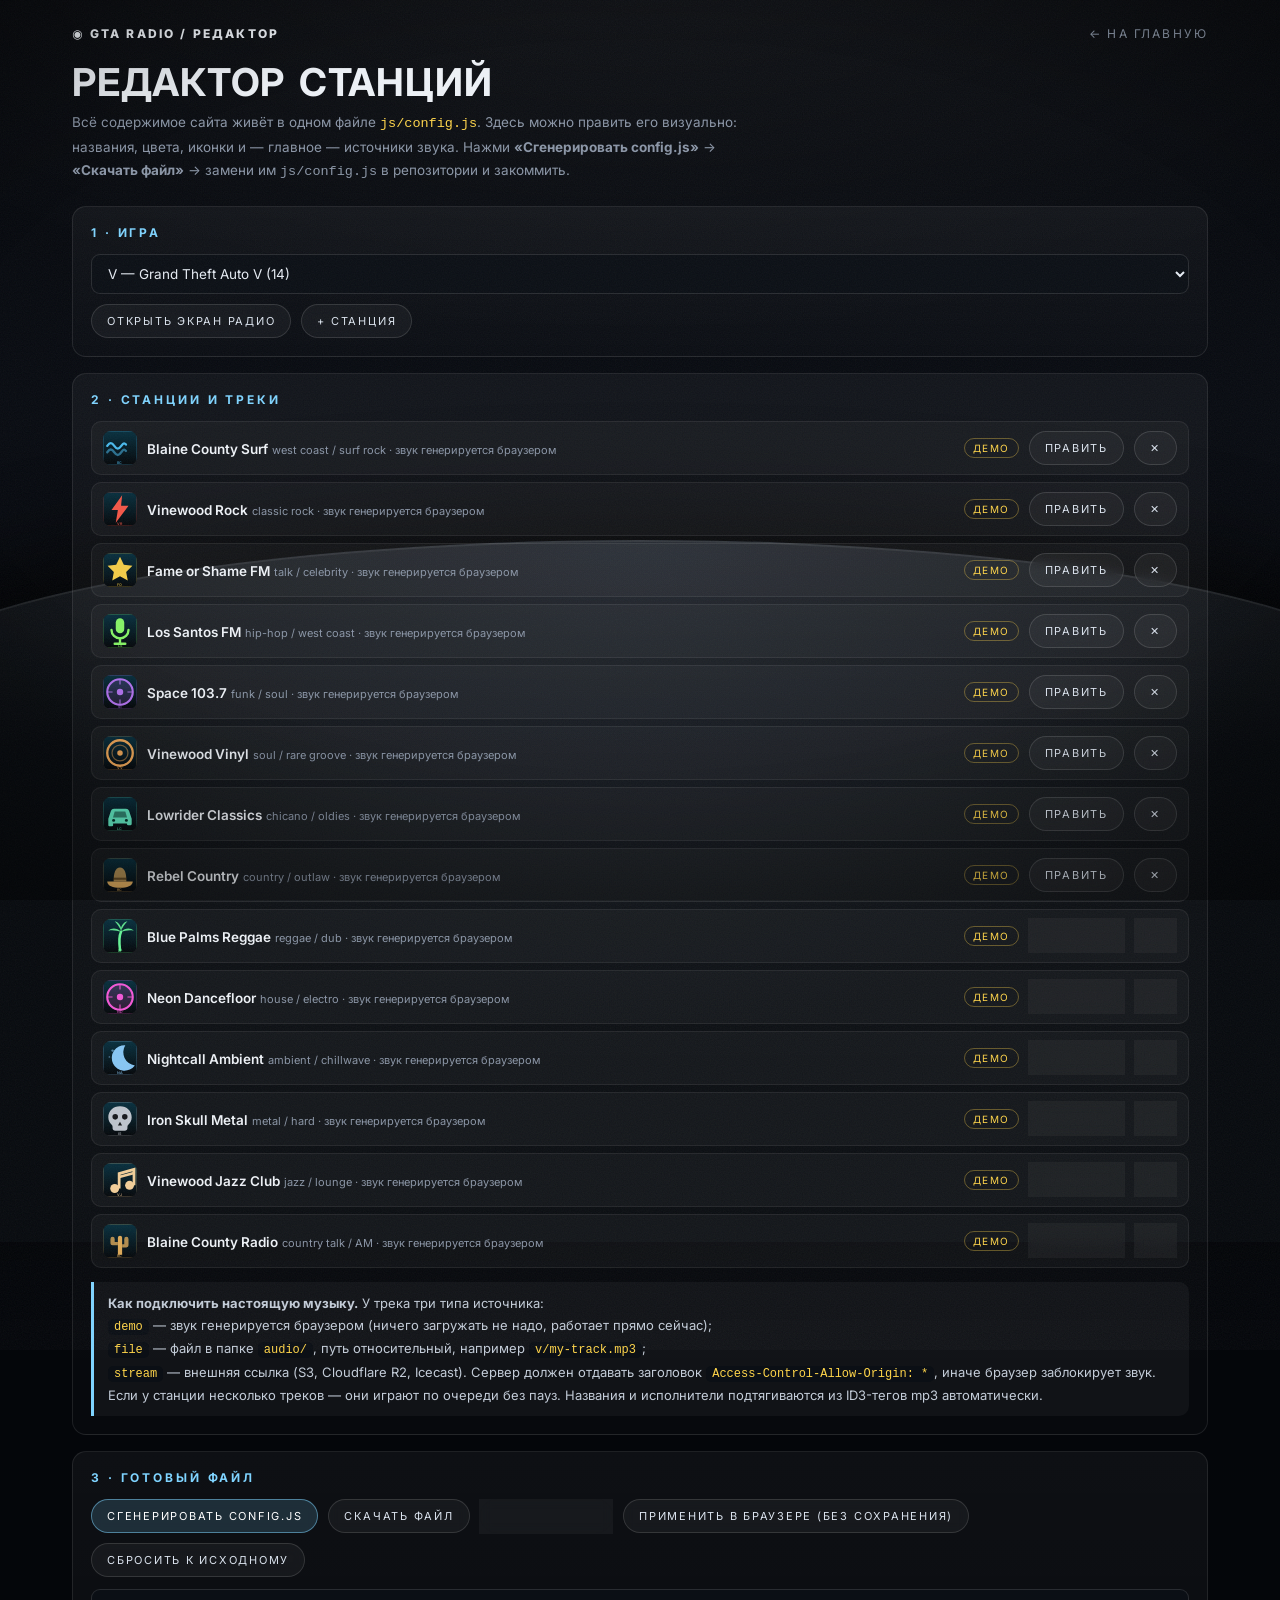
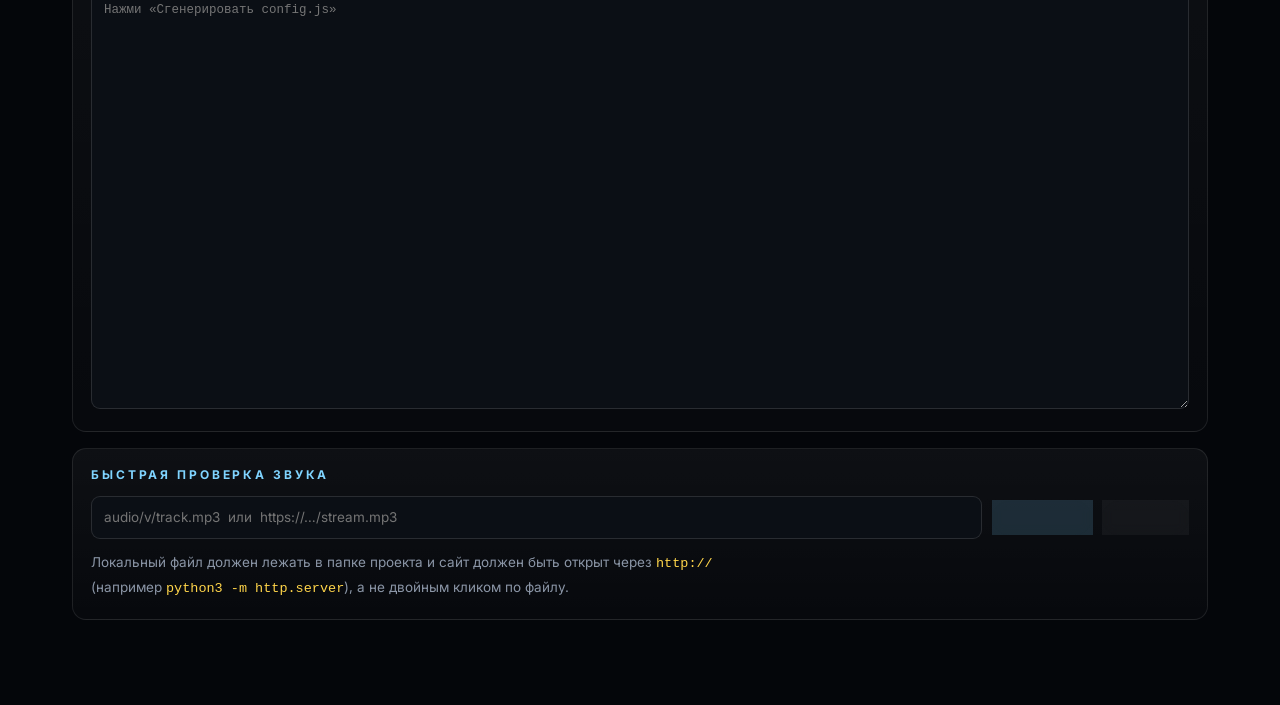
<file: editor.html>
<!DOCTYPE html>
<html lang="ru">
<head>
<meta charset="utf-8">
<meta name="viewport" content="width=device-width, initial-scale=1">
<title>Редактор станций — GTA RADIO</title>
<link rel="icon" href="data:image/svg+xml,%3Csvg xmlns='http://www.w3.org/2000/svg' viewBox='0 0 32 32'%3E%3Crect width='32' height='32' rx='7' fill='%23070b11'/%3E%3Ccircle cx='16' cy='16' r='10' fill='none' stroke='%237fd4ff' stroke-width='2'/%3E%3Ccircle cx='16' cy='16' r='3' fill='%237fd4ff'/%3E%3C/svg%3E">
<link rel="stylesheet" href="css/style.css">
</head>
<body>
  <div class="bg"></div>
  <div class="grain"></div>
  <div class="vignette"></div>

  <div class="editor">
    <header class="home-head" style="padding:0 0 18px">
      <span class="brand">◉ GTA RADIO / редактор</span>
      <span><a href="index.html">← на главную</a></span>
    </header>

    <h1>Редактор станций</h1>
    <p class="lead">
      Всё содержимое сайта живёт в одном файле <code style="color:#ffd54a">js/config.js</code>.
      Здесь можно править его визуально: названия, цвета, иконки и — главное — источники звука.
      Нажми <b>«Сгенерировать config.js»</b> → <b>«Скачать файл»</b> → замени им <code>js/config.js</code> в репозитории и закоммить.
    </p>

    <div class="card">
      <h2>1 · Игра</h2>
      <div class="row">
        <select id="gameSel"></select>
        <button class="btn" id="btnOpen">Открыть экран радио</button>
        <button class="btn" id="btnAddSt">+ Станция</button>
      </div>
    </div>

    <div class="card">
      <h2>2 · Станции и треки</h2>
      <div id="stationList"></div>
      <div class="note" style="margin-top:14px">
        <b>Как подключить настоящую музыку.</b> У трека три типа источника:<br>
        <code>demo</code> — звук генерируется браузером (ничего загружать не надо, работает прямо сейчас);<br>
        <code>file</code> — файл в папке <code>audio/</code>, путь относительный, например <code>v/my-track.mp3</code>;<br>
        <code>stream</code> — внешняя ссылка (S3, Cloudflare R2, Icecast). Сервер должен отдавать
        заголовок <code>Access-Control-Allow-Origin: *</code>, иначе браузер заблокирует звук.<br>
        Если у станции несколько треков — они играют по очереди без пауз. Названия и исполнители
        подтягиваются из ID3-тегов mp3 автоматически.
      </div>
    </div>

    <div class="card">
      <h2>3 · Готовый файл</h2>
      <div class="row" style="margin-bottom:12px">
        <button class="btn primary" id="btnGen">Сгенерировать config.js</button>
        <button class="btn" id="btnDl">Скачать файл</button>
        <button class="btn" id="btnCopy">Скопировать</button>
        <button class="btn" id="btnApply">Применить в браузере (без сохранения)</button>
        <button class="btn" id="btnReset">Сбросить к исходному</button>
      </div>
      <textarea id="out" spellcheck="false" placeholder="Нажми «Сгенерировать config.js»"></textarea>
    </div>

    <div class="card">
      <h2>Быстрая проверка звука</h2>
      <div class="row">
        <input type="text" id="testSrc" placeholder="audio/v/track.mp3  или  https://…/stream.mp3" style="flex:1;min-width:260px">
        <button class="btn primary" id="btnTest">▶ Играть</button>
        <button class="btn" id="btnStop">■ Стоп</button>
      </div>
      <p class="lead" style="margin:12px 0 0">Локальный файл должен лежать в папке проекта и сайт должен быть открыт через
        <code style="color:#ffd54a">http://</code> (например <code style="color:#ffd54a">python3 -m http.server</code>), а не двойным кликом по файлу.</p>
    </div>
  </div>

  <div class="toast" id="toast"></div>

<script src="js/config.js"></script>
<script src="js/audio.js"></script>
<script src="js/editor.js"></script>
</body>
</html>
</file>
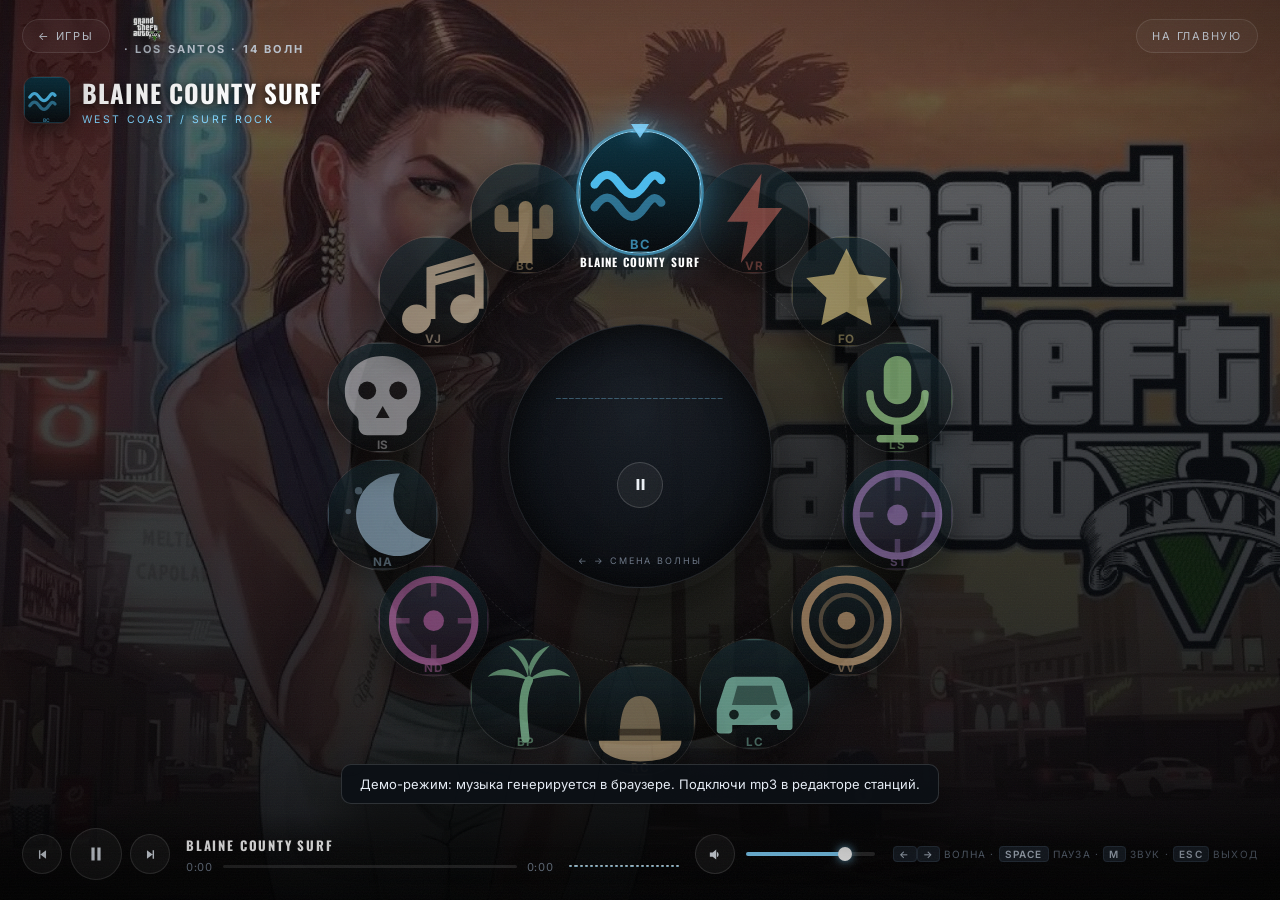
<file: radio.html>
<!DOCTYPE html>
<html lang="ru">
<head>
<meta charset="utf-8">
<meta name="viewport" content="width=device-width, initial-scale=1">
<title>Радио — GTA RADIO</title>
<link rel="icon" href="data:image/svg+xml,%3Csvg xmlns='http://www.w3.org/2000/svg' viewBox='0 0 32 32'%3E%3Crect width='32' height='32' rx='7' fill='%23070b11'/%3E%3Ccircle cx='16' cy='16' r='10' fill='none' stroke='%237fd4ff' stroke-width='2'/%3E%3Ccircle cx='16' cy='16' r='3' fill='%237fd4ff'/%3E%3C/svg%3E">
<link rel="stylesheet" href="css/style.css">
</head>
<body class="theme-v">
  <div class="bg"></div>
  <div class="grain"></div>
  <div class="vignette"></div>
  <div class="scanlines"></div>

  <div class="stage">
    <header class="topbar">
      <button class="btn" id="btnBack">← Игры</button>
      <span class="game-tag" id="gameTag"></span>
      <span class="spacer"></span>
      <button class="btn" id="btnHome">На главную</button>
    </header>

    <!-- HUD «как в игре»: станция + текущий трек -->
    <div class="hud">
      <div class="st">
        <div class="ico" id="hudIcon"></div>
        <div>
          <div class="name" id="hudName">—</div>
          <div class="tag" id="hudTag"></div>
        </div>
      </div>
      <div class="track">
        <span class="live hidden" id="hudLive">LIVE</span>
        <span class="t" id="hudTrack"></span>
        <span class="a" id="hudArtist"></span>
      </div>
    </div>

    <!-- режим 1: круговой селектор (GTA V / IV) -->
    <div class="wheel-stage" id="wheelStage">
      <div class="wheel" id="wheel">
        <div class="ring-bg"></div>
        <div class="marker"></div>
        <div class="ring" id="ring"></div>
        <div class="hub">
          <canvas class="eq" id="eqHub" width="220" height="90"></canvas>
          <button class="power" id="btnPower" title="Пауза / играть (Space)" aria-label="Пауза или играть">
            <svg viewBox="0 0 24 24" id="powerIcon"><path fill="currentColor" d="M7 5h3.5v14H7zm6.5 0H17v14h-3.5z"/></svg>
          </button>
          <div class="hintline">← → смена волны</div>
        </div>
      </div>
    </div>

    <!-- режим 2: список станций (SA / VC / III) -->
    <div class="list-stage hidden" id="listStage">
      <div class="stage-num" id="stageNum" aria-hidden="true"></div>
      <div class="rpanel">
        <div class="rp-head"><span class="dot"></span><span>Radio stations</span></div>
        <ul class="rlist" id="rlist"></ul>
      </div>
    </div>

    <!-- нижняя «магнитола» -->
    <footer class="bottom">
      <div class="ctrl">
        <button class="cbtn" id="btnPrev" title="Предыдущая станция" aria-label="Предыдущая станция">
          <svg viewBox="0 0 24 24"><path d="M7 6h2v12H7zm10 0v12l-8-6z"/></svg>
        </button>
        <button class="cbtn big" id="btnPlay" title="Пауза / играть" aria-label="Пауза или играть">
          <svg viewBox="0 0 24 24" id="playIcon"><path d="M7 5h3.5v14H7zm6.5 0H17v14h-3.5z"/></svg>
        </button>
        <button class="cbtn" id="btnNext" title="Следующая станция" aria-label="Следующая станция">
          <svg viewBox="0 0 24 24"><path d="M15 6h2v12h-2zM7 6v12l8-6z"/></svg>
        </button>
      </div>

      <div class="nowbar">
        <div class="row1">
          <span class="stn" id="nowStation">—</span>
          <span class="trk" id="nowTrack"></span>
        </div>
        <div class="row2">
          <span class="time" id="tCur">0:00</span>
          <div class="prog"><i id="progFill"></i></div>
          <span class="time" id="tDur">0:00</span>
        </div>
      </div>

      <div class="eqbars" id="eqbars"></div>

      <div class="vol">
        <button class="cbtn" id="btnMute" title="Звук вкл/выкл" aria-label="Звук">
          <svg viewBox="0 0 24 24" id="volIcon"><path d="M4 9v6h4l5 4V5L8 9zm12.5 3a4.5 4.5 0 0 0-2.5-4v8a4.5 4.5 0 0 0 2.5-4z"/></svg>
        </button>
        <input type="range" id="vol" min="0" max="100" value="80" aria-label="Громкость">
      </div>

      <div class="keys"><kbd>←</kbd><kbd>→</kbd> волна · <kbd>Space</kbd> пауза · <kbd>M</kbd> звук · <kbd>Esc</kbd> выход</div>
    </footer>
  </div>

  <div class="toast" id="toast"></div>

<script src="js/art.auto.js"></script>
<script src="js/config.js"></script>
<script src="js/audio.js"></script>
<script src="js/radio.js"></script>
</body>
</html>
</file>
<file: css/style.css>
@import url("https://fonts.googleapis.com/css2?family=Inter:wght@400;600;800;900&family=Archivo+Black&family=Oswald:wght@500;700&display=swap");

/* =========================================================================
   GTA RADIO — общие стили
   Темы игр подключаются классом на <body>: theme-v / theme-iv / theme-sa ...
   ========================================================================= */

:root{
  --bg:#04060a;
  --bg2:#0a0e14;
  --fg:#eef2f7;
  --muted:#8b96a7;
  --accent:#7fd4ff;
  --panel:rgba(10,14,20,.72);
  --panel-brd:rgba(255,255,255,.10);
  --wheel-size:min(80vmin,660px);
  --radius:16px;
  --f-title:"Archivo Black","Inter",system-ui,-apple-system,"Segoe UI",Roboto,sans-serif;
  --f-ui:"Inter",system-ui,-apple-system,"Segoe UI",Roboto,sans-serif;
  --f-hud:"Oswald","Inter",system-ui,sans-serif;
}

*{box-sizing:border-box}
html,body{height:100%}
body{
  margin:0;
  font-family:var(--f-ui);
  color:var(--fg);
  background:var(--bg);
  -webkit-font-smoothing:antialiased;
  overflow-x:hidden;
}
a{color:inherit}
button{font:inherit;color:inherit;background:none;border:0;cursor:pointer}
img,svg{display:block}
.hidden,[hidden]{display:none!important}

/* ----------------------------- фоны и слои ----------------------------- */
.bg{position:fixed;inset:0;z-index:-2;pointer-events:none}
.bg::before{
  content:"";position:absolute;inset:0;
  background:
    radial-gradient(120% 80% at 50% -10%, rgba(255,255,255,.055), transparent 60%),
    radial-gradient(90% 70% at 50% 115%, color-mix(in srgb, var(--accent) 14%, transparent), transparent 65%),
    linear-gradient(180deg,#05070b 0%,#080b11 45%,#04060a 100%);
}
.bg::after{ /* интерьер машины: торпедо */
  content:"";position:absolute;left:-10%;right:-10%;bottom:-38vh;height:78vh;
  background:
    linear-gradient(180deg, rgba(255,255,255,.045), rgba(0,0,0,0) 30%),
    radial-gradient(60% 100% at 50% 0%, #151a22, #070a0e 70%);
  border-radius:50% 50% 0 0 / 22% 22% 0 0;
  box-shadow:inset 0 2px 0 rgba(255,255,255,.07), 0 -30px 90px rgba(0,0,0,.75);
  filter:blur(.2px);
}
.scanlines{
  position:fixed;inset:0;z-index:60;pointer-events:none;opacity:.30;
  background:repeating-linear-gradient(180deg, rgba(255,255,255,.045) 0 1px, transparent 1px 3px);
  mix-blend-mode:overlay;
}
.vignette{
  position:fixed;inset:0;z-index:59;pointer-events:none;
  background:radial-gradient(120% 90% at 50% 45%, transparent 45%, rgba(0,0,0,.72) 100%);
}
.grain{
  position:fixed;inset:-50%;z-index:58;pointer-events:none;opacity:.055;
  background-image:url("data:image/svg+xml;utf8,<svg xmlns='http://www.w3.org/2000/svg' width='120' height='120'><filter id='n'><feTurbulence type='fractalNoise' baseFrequency='.85' numOctaves='3'/></filter><rect width='120' height='120' filter='url(%23n)'/></svg>");
  animation:grain 1.1s steps(4) infinite;
}
@keyframes grain{0%{transform:translate(0,0)}25%{transform:translate(-2%,1%)}50%{transform:translate(1%,-2%)}75%{transform:translate(-1%,-1%)}100%{transform:translate(2%,1%)}}

/* =========================================================================
   ГЛАВНАЯ
   ========================================================================= */
.home{min-height:100vh;display:flex;flex-direction:column}
.home-head{
  display:flex;align-items:center;justify-content:space-between;
  padding:18px 26px;font-size:12px;letter-spacing:.18em;text-transform:uppercase;color:var(--muted)
}
.home-head .brand{color:var(--fg);font-weight:800}
.home-head a{text-decoration:none;color:var(--muted);transition:color .2s}
.home-head a:hover{color:var(--accent)}

.title-wrap{flex:1;display:flex;flex-direction:column;align-items:center;justify-content:center;padding:0 20px;text-align:center;position:relative}
.title{
  position:relative;margin:0;line-height:.86;
  font-family:var(--f-title);
  font-size:clamp(3.4rem,15.5vw,13rem);
  letter-spacing:.005em;text-transform:uppercase;
  color:#f4f7fb;
  text-shadow:
    0 1px 0 #b9c4d0, 0 3px 0 #7d8896, 0 6px 0 #4b545f, 0 10px 24px rgba(0,0,0,.85),
    0 0 70px color-mix(in srgb, var(--accent) 35%, transparent);
  transform:perspective(700px) rotateX(6deg);
}
.title .l1,.title .l2{display:block}
.title .l2{font-size:.44em;letter-spacing:.42em;color:#cfd8e3;text-shadow:0 2px 10px rgba(0,0,0,.8)}
.title .l1{
  background:linear-gradient(180deg,#ffffff 0%,#e6edf6 38%,#9fb0c2 52%,#f2f6fb 62%,#c6d1dd 100%);
  -webkit-background-clip:text;background-clip:text;-webkit-text-fill-color:transparent;
  filter:drop-shadow(0 6px 18px rgba(0,0,0,.75));
}
.title .l1{animation:glowPulse 5.5s ease-in-out infinite}
@keyframes glowPulse{
  0%,100%{filter:drop-shadow(0 6px 18px rgba(0,0,0,.75)) drop-shadow(0 0 26px rgba(127,212,255,.10))}
  50%{filter:drop-shadow(0 6px 18px rgba(0,0,0,.75)) drop-shadow(0 0 46px rgba(127,212,255,.30))}
}
.subtitle{margin:26px 0 0;color:var(--muted);font-size:clamp(.85rem,1.6vw,1.02rem);letter-spacing:.14em;text-transform:uppercase}
.hint{margin-top:14px;color:#5f6b7c;font-size:12px;letter-spacing:.06em}
.hint kbd{background:#151b24;border:1px solid #26303c;border-bottom-width:2px;border-radius:5px;padding:1px 6px;font:600 11px/1.6 var(--f-ui);color:#c3ccd8}

/* выбор игры */
.games{margin:56px auto 0;width:min(1180px,100%);padding:0 22px}
.games-h{display:flex;align-items:baseline;gap:12px;margin-bottom:16px;color:var(--muted);font-size:11px;letter-spacing:.28em;text-transform:uppercase}
.games-h::after{content:"";flex:1;height:1px;background:linear-gradient(90deg,rgba(255,255,255,.14),transparent)}
.games-grid{display:grid;grid-template-columns:repeat(auto-fit,minmax(158px,1fr));gap:14px;padding-bottom:60px}
.game{
  position:relative;display:flex;flex-direction:column;align-items:flex-start;gap:10px;
  padding:18px 16px 16px;border-radius:var(--radius);text-decoration:none;overflow:hidden;
  background:linear-gradient(165deg,rgba(255,255,255,.055),rgba(255,255,255,.012) 45%,rgba(0,0,0,.35));
  border:1px solid rgba(255,255,255,.09);
  box-shadow:0 18px 40px -24px rgba(0,0,0,.9), inset 0 1px 0 rgba(255,255,255,.07);
  transition:transform .28s cubic-bezier(.2,.8,.2,1), border-color .28s, box-shadow .28s;
}
.game::before{
  content:"";position:absolute;inset:0;opacity:0;transition:opacity .3s;
  background:radial-gradient(120% 90% at 20% 0%, color-mix(in srgb, var(--c) 26%, transparent), transparent 70%);
}
.game:hover,.game:focus-visible{transform:translateY(-6px);border-color:color-mix(in srgb, var(--c) 55%, transparent);box-shadow:0 26px 50px -22px rgba(0,0,0,.95), 0 0 0 1px color-mix(in srgb, var(--c) 22%, transparent), 0 0 42px -12px color-mix(in srgb, var(--c) 55%, transparent)}
.game:hover::before,.game:focus-visible::before{opacity:1}
.game>*{position:relative}
.game .g-logo{height:64px;width:auto;max-width:100%;object-fit:contain;
  filter:drop-shadow(0 8px 22px rgba(0,0,0,.65));transition:transform .28s}
.game:hover .g-logo{transform:scale(1.06)}
.topbar .g-logo-sm{height:26px;width:auto;object-fit:contain;filter:drop-shadow(0 3px 10px rgba(0,0,0,.7))}
.game .num{
  font-family:var(--f-title);font-size:clamp(2.6rem,5.4vw,3.6rem);line-height:.9;color:var(--c);
  text-shadow:0 0 26px color-mix(in srgb, var(--c) 45%, transparent)
}
.game .g-name{font-weight:700;font-size:14.5px;letter-spacing:.01em}
.game .g-meta{color:var(--muted);font-size:11.5px;letter-spacing:.05em}
.game .g-count{margin-top:auto;padding-top:10px;font-size:10.5px;letter-spacing:.2em;text-transform:uppercase;color:color-mix(in srgb, var(--c) 75%, #ffffff)}
.game .g-arrow{position:absolute;top:16px;right:14px;color:var(--c);opacity:.35;transition:.28s;font-size:18px}
.game:hover .g-arrow{opacity:1;transform:translateX(3px)}

.footer{padding:22px;border-top:1px solid rgba(255,255,255,.07);color:#5f6b7c;font-size:11.5px;line-height:1.7;text-align:center}
.footer a{color:var(--muted)}

/* =========================================================================
   ЭКРАН РАДИО
   ========================================================================= */
.stage{min-height:100vh;display:flex;flex-direction:column;position:relative}

.topbar{
  display:flex;align-items:center;gap:14px;padding:16px 22px;z-index:20;
  font-size:11px;letter-spacing:.2em;text-transform:uppercase;color:var(--muted)
}
.btn{
  display:inline-flex;align-items:center;gap:8px;padding:9px 15px;border-radius:999px;
  border:1px solid rgba(255,255,255,.13);background:rgba(255,255,255,.045);
  color:#dbe3ee;font-size:11px;letter-spacing:.16em;text-transform:uppercase;
  transition:.22s;backdrop-filter:blur(6px)
}
.btn:hover{border-color:color-mix(in srgb,var(--accent) 55%,transparent);color:#fff;background:rgba(255,255,255,.09);box-shadow:0 0 22px -8px var(--accent)}
.btn.primary{border-color:color-mix(in srgb,var(--accent) 50%,transparent);color:#fff;background:color-mix(in srgb,var(--accent) 16%,transparent)}
.topbar .spacer{flex:1}
.topbar .game-tag{color:#c6cfdb;font-weight:700}
.topbar .game-tag b{color:var(--accent)}

/* HUD «как в игре» */
.hud{
  position:absolute;top:74px;left:24px;z-index:22;max-width:min(46vw,460px);
  animation:hudIn .5s cubic-bezier(.2,.9,.2,1) both
}
@keyframes hudIn{from{opacity:0;transform:translateY(-10px)}to{opacity:1;transform:none}}
.hud .st{display:flex;align-items:center;gap:12px}
.hud .st .ico{width:46px;height:46px;border-radius:11px;overflow:hidden;box-shadow:0 8px 22px rgba(0,0,0,.6), 0 0 0 1px rgba(255,255,255,.09)}
.hud .st .ico svg{width:100%;height:100%}
.hud .name{font-family:var(--f-hud);font-weight:700;font-size:clamp(17px,2.3vw,25px);letter-spacing:.045em;text-transform:uppercase;color:#fff;text-shadow:0 2px 10px rgba(0,0,0,.9)}
.hud .tag{font-size:10.5px;letter-spacing:.22em;text-transform:uppercase;color:var(--accent);margin-top:2px}
.hud .track{margin-top:9px;font-size:13px;color:#c9d3e0;text-shadow:0 1px 6px rgba(0,0,0,.9);display:flex;align-items:center;gap:8px;min-height:19px}
.hud .track .t{white-space:nowrap;overflow:hidden;text-overflow:ellipsis;max-width:38vw}
.hud .track .a{color:var(--muted)}
.hud .live{font-size:9.5px;letter-spacing:.18em;padding:2px 7px;border-radius:4px;background:#c0392b;color:#fff;font-weight:800}

/* ------------------------------- КОЛЕСО ------------------------------- */
.wheel-stage{flex:1;display:grid;place-items:center;padding:34px 0 8px;position:relative}
.wheel{position:relative;width:var(--wheel-size);height:var(--wheel-size)}
.wheel .ring-bg{
  position:absolute;inset:6%;border-radius:50%;
  background:radial-gradient(circle at 50% 40%, rgba(255,255,255,.055), rgba(0,0,0,.55) 68%);
  border:1px solid rgba(255,255,255,.07);
  box-shadow:inset 0 0 80px rgba(0,0,0,.85), 0 0 60px -20px color-mix(in srgb,var(--accent) 30%,transparent);
}
.wheel .ring-bg::after{
  content:"";position:absolute;inset:14%;border-radius:50%;
  border:1px dashed rgba(255,255,255,.09);
  animation:spin 90s linear infinite;
}
@keyframes spin{to{transform:rotate(360deg)}}
.ring{position:absolute;inset:0;transform:rotate(var(--rot,0deg));transition:transform .62s cubic-bezier(.19,.9,.22,1)}
.st-chip{
  position:absolute;top:50%;left:50%;width:calc(var(--wheel-size)*.17);height:calc(var(--wheel-size)*.17);
  margin:calc(var(--wheel-size)*-.085) 0 0 calc(var(--wheel-size)*-.085);
  /* позиция на круге фиксирована (кольцо поворачивает всё само),
     а контр-поворот держит иконки и подписи вертикальными */
  transform:rotate(calc(var(--a) - 90deg)) translate(calc(var(--wheel-size)*.40)) rotate(calc(var(--a)*-1 + 90deg - var(--rot,0deg)));
  transition:transform .62s cubic-bezier(.19,.9,.22,1), filter .25s, opacity .35s;
  display:grid;place-items:center;padding:0;
}
.st-chip .disc{
  width:100%;height:100%;border-radius:50%;overflow:hidden;position:relative;
  border:1px solid rgba(255,255,255,.13);
  box-shadow:0 14px 30px rgba(0,0,0,.65);
  transition:transform .25s cubic-bezier(.2,.9,.2,1), box-shadow .25s, border-color .25s;
}
.st-chip .disc svg{width:100%;height:100%}
.st-chip .lbl{
  position:absolute;top:104%;left:50%;transform:translateX(-50%);
  width:180%;text-align:center;font-family:var(--f-hud);font-weight:600;
  font-size:clamp(8.5px,1.15vw,11.5px);letter-spacing:.1em;text-transform:uppercase;
  color:#9aa6b6;white-space:nowrap;overflow:hidden;text-overflow:ellipsis;
  text-shadow:0 2px 8px rgba(0,0,0,.95);transition:.25s;opacity:0
}
.st-chip.active{z-index:6}
.st-chip .lbl{z-index:7}
.st-chip:hover .disc{transform:scale(1.1);border-color:rgba(255,255,255,.35)}
.st-chip:hover .lbl{color:#e7edf5;opacity:1}
.st-chip.active .disc{
  transform:scale(1.10);border-color:color-mix(in srgb,var(--sc) 70%,#fff);
  box-shadow:0 0 0 2px color-mix(in srgb,var(--sc) 55%,transparent), 0 0 46px -6px color-mix(in srgb,var(--sc) 85%,transparent), 0 18px 34px rgba(0,0,0,.7);
}
.st-chip.active .lbl{color:#fff;font-weight:700;opacity:1}
.st-chip:not(.active){opacity:.72;filter:saturate(.55) brightness(.85)}
.st-chip:not(.active):hover{opacity:1;filter:none}

.wheel .marker{
  position:absolute;top:-2px;left:50%;transform:translateX(-50%);z-index:5;
  width:0;height:0;border-left:9px solid transparent;border-right:9px solid transparent;
  border-top:14px solid var(--accent);filter:drop-shadow(0 0 10px var(--accent));opacity:.9
}
.hub{
  position:absolute;top:50%;left:50%;transform:translate(-50%,-50%);
  width:calc(var(--wheel-size)*.40);height:calc(var(--wheel-size)*.40);
  border-radius:50%;display:grid;place-items:center;gap:6px;
  background:radial-gradient(circle at 50% 35%, rgba(20,26,34,.96), rgba(4,6,10,.98));
  border:1px solid rgba(255,255,255,.09);
  box-shadow:inset 0 0 40px rgba(0,0,0,.9), 0 0 0 8px rgba(255,255,255,.02), 0 24px 60px rgba(0,0,0,.7)
}
.hub .eq{width:64%;height:34%}
.hub .power{
  width:46px;height:46px;border-radius:50%;display:grid;place-items:center;
  border:1px solid rgba(255,255,255,.16);background:rgba(255,255,255,.05);transition:.22s
}
.hub .power:hover{border-color:var(--accent);box-shadow:0 0 22px -6px var(--accent);background:rgba(255,255,255,.1)}
.hub .power svg{width:19px;height:19px}
.hub .hintline{font-size:9px;letter-spacing:.22em;text-transform:uppercase;color:#6b7686;text-align:center}

/* ------------------------------- СПИСОК ------------------------------- */
.list-stage{flex:1;display:flex;align-items:center;padding:20px 4vw 30px;position:relative}
.stage-num{
  position:absolute;top:50%;left:50%;transform:translate(-50%,-50%);
  font-family:var(--f-title);font-size:min(46vmin,420px);line-height:1;
  color:color-mix(in srgb,var(--accent) 9%, transparent);
  letter-spacing:.02em;pointer-events:none;user-select:none;white-space:nowrap
}
.rpanel{
  width:min(430px,86vw);border-radius:6px;padding:14px 0 10px;
  background:linear-gradient(180deg, rgba(14,18,24,.86), rgba(6,9,13,.9));
  border:1px solid rgba(255,255,255,.13);
  box-shadow:0 30px 70px rgba(0,0,0,.7), inset 0 1px 0 rgba(255,255,255,.08);
  animation:hudIn .45s both
}
.rpanel .rp-head{
  display:flex;align-items:center;gap:9px;padding:0 16px 11px;
  border-bottom:1px solid rgba(255,255,255,.1);
  font-family:var(--f-hud);font-weight:700;font-size:13px;letter-spacing:.24em;text-transform:uppercase;color:#dfe6ef
}
.rpanel .rp-head .dot{width:7px;height:7px;border-radius:50%;background:var(--accent);box-shadow:0 0 10px var(--accent);animation:blink 1.6s infinite}
@keyframes blink{50%{opacity:.25}}
.rlist{list-style:none;margin:8px 0 0;padding:0;max-height:min(58vh,520px);overflow:auto;scrollbar-width:thin}
.rlist::-webkit-scrollbar{width:6px}
.rlist::-webkit-scrollbar-thumb{background:rgba(255,255,255,.16);border-radius:3px}
.rlist li{margin:0}
.rlist button{
  width:100%;display:flex;align-items:center;gap:11px;padding:8px 16px;text-align:left;
  border-left:3px solid transparent;transition:.16s
}
.rlist button:hover{background:rgba(255,255,255,.055)}
.rlist .ico{width:30px;height:30px;border-radius:7px;overflow:hidden;flex:none;box-shadow:0 0 0 1px rgba(255,255,255,.09)}
.rlist .ico svg{width:100%;height:100%}
.rlist .nm{font-family:var(--f-hud);font-weight:600;font-size:14px;letter-spacing:.05em;text-transform:uppercase;color:#cfd8e4;white-space:nowrap;overflow:hidden;text-overflow:ellipsis}
.rlist .nm{display:block}
.rlist .tg{display:block;font-size:10px;letter-spacing:.12em;text-transform:uppercase;color:#6f7b8b;margin-top:1px}
.rlist li.active button{
  background:linear-gradient(90deg, color-mix(in srgb,var(--accent) 22%,transparent), transparent 85%);
  border-left-color:var(--accent)
}
.rlist li.active .nm{color:#fff;text-shadow:0 0 16px color-mix(in srgb,var(--accent) 60%,transparent)}
.rlist .eqmini{margin-left:auto;width:26px;height:16px;opacity:0;transition:.2s}
.rlist li.active .eqmini{opacity:1}

/* ---------------------------- нижняя панель ---------------------------- */
.bottom{
  position:relative;z-index:20;display:flex;align-items:center;gap:16px;
  padding:14px 22px 20px;
  background:linear-gradient(180deg,transparent, rgba(0,0,0,.55) 40%, rgba(0,0,0,.75));
}
.ctrl{display:flex;align-items:center;gap:8px}
.cbtn{
  width:40px;height:40px;border-radius:50%;display:grid;place-items:center;
  border:1px solid rgba(255,255,255,.14);background:rgba(255,255,255,.05);transition:.2s
}
.cbtn:hover{border-color:var(--accent);box-shadow:0 0 20px -6px var(--accent);background:rgba(255,255,255,.1)}
.cbtn svg{width:17px;height:17px;fill:#dfe6ef}
.cbtn.big{width:52px;height:52px}
.cbtn.big svg{width:22px;height:22px}
.vol{display:flex;align-items:center;gap:9px;min-width:150px}
.vol input[type=range]{
  -webkit-appearance:none;appearance:none;flex:1;height:4px;border-radius:2px;
  background:linear-gradient(90deg,var(--accent) var(--p,80%), rgba(255,255,255,.15) var(--p,80%));
  outline:none
}
.vol input[type=range]::-webkit-slider-thumb{-webkit-appearance:none;width:14px;height:14px;border-radius:50%;background:#fff;box-shadow:0 0 10px color-mix(in srgb,var(--accent) 80%,transparent);cursor:pointer}
.vol input[type=range]::-moz-range-thumb{width:14px;height:14px;border:0;border-radius:50%;background:#fff;cursor:pointer}
.nowbar{flex:1;min-width:0}
.nowbar .row1{display:flex;align-items:baseline;gap:10px;min-width:0}
.nowbar .stn{font-family:var(--f-hud);font-weight:700;letter-spacing:.14em;text-transform:uppercase;font-size:13px;color:#fff;white-space:nowrap}
.nowbar .trk{font-size:13px;color:#b9c4d2;white-space:nowrap;overflow:hidden;text-overflow:ellipsis}
.nowbar .trk .sep{color:#4d5867;margin:0 7px}
.nowbar .row2{display:flex;align-items:center;gap:10px;margin-top:5px}
.prog{flex:1;height:3px;border-radius:2px;background:rgba(255,255,255,.12);overflow:hidden}
.prog i{display:block;height:100%;width:0%;background:linear-gradient(90deg,var(--accent),#fff);transition:width .3s linear}
.time{font-variant-numeric:tabular-nums;font-size:11px;color:#6f7b8b;letter-spacing:.06em}
.eqbars{display:flex;align-items:flex-end;gap:2px;height:26px;width:110px}
.eqbars i{flex:1;background:linear-gradient(180deg,#fff,var(--accent));border-radius:1px;height:8%;transition:height .08s linear;opacity:.9}
.keys{font-size:10px;letter-spacing:.12em;text-transform:uppercase;color:#5b6675}
.keys kbd{background:#141a22;border:1px solid #252f3b;border-radius:4px;padding:1px 5px;color:#a9b4c2;font:600 10px/1.5 var(--f-ui)}

/* статус/ошибки */
.toast{
  position:fixed;left:50%;bottom:96px;transform:translate(-50%,20px);z-index:80;
  padding:11px 18px;border-radius:10px;background:rgba(12,16,22,.95);
  border:1px solid rgba(255,255,255,.14);color:#e6ecf5;font-size:13px;
  box-shadow:0 20px 50px rgba(0,0,0,.7);opacity:0;pointer-events:none;transition:.3s
}
.toast.show{opacity:1;transform:translate(-50%,0)}
.toast.err{border-color:#c0392b;color:#ffd9d3}

/* =========================================================================
   ТЕМЫ ИГР
   ========================================================================= */
/* GTA V — холодный неон, круг */
body.theme-v{--accent:#7fd4ff}

/* GTA IV — грязный, приглушённый, оливковый */
body.theme-iv{
  --accent:#a8b894;--panel-brd:rgba(255,255,255,.08);
  filter:saturate(.72) contrast(1.04);
}
body.theme-iv .bg::before{
  background:
    radial-gradient(120% 80% at 50% -10%, rgba(190,205,175,.07), transparent 60%),
    radial-gradient(90% 70% at 50% 115%, rgba(96,110,84,.20), transparent 65%),
    linear-gradient(180deg,#0b0d09 0%,#101309 45%,#070905 100%);
}
body.theme-iv .title,body.theme-iv .hud .name{letter-spacing:.02em}
body.theme-iv .st-chip:not(.active){filter:grayscale(.5) brightness(.75)}

/* SA — тёплый янтарь, граффити-вайб */
body.theme-sa{--accent:#ffb03a}
body.theme-sa .bg::before{
  background:
    radial-gradient(120% 80% at 50% -10%, rgba(255,190,90,.08), transparent 60%),
    radial-gradient(90% 70% at 50% 115%, rgba(255,140,40,.18), transparent 65%),
    linear-gradient(180deg,#0a0703 0%,#140d04 45%,#070502 100%);
}
body.theme-sa .rpanel{border-color:rgba(255,176,58,.28)}
body.theme-sa .list-stage{justify-content:flex-end}

/* Vice City — неон-розовый/циан */
body.theme-vc{--accent:#ff4fa3}
body.theme-vc .bg::before{
  background:
    radial-gradient(100% 70% at 15% 0%, rgba(255,79,163,.20), transparent 60%),
    radial-gradient(100% 70% at 85% 10%, rgba(79,216,255,.16), transparent 60%),
    radial-gradient(90% 70% at 50% 115%, rgba(255,79,163,.22), transparent 65%),
    linear-gradient(180deg,#12040f 0%,#1a0718 45%,#08030a 100%);
}
body.theme-vc .bg::after{
  background:
    linear-gradient(180deg, rgba(255,120,200,.10), transparent 30%),
    repeating-linear-gradient(90deg, rgba(79,216,255,.16) 0 1px, transparent 1px 60px),
    radial-gradient(60% 100% at 50% 0%, #2a0b22, #0a0310 70%);
}
body.theme-vc .rpanel{border-color:rgba(255,79,163,.35);box-shadow:0 30px 70px rgba(0,0,0,.7), 0 0 40px -18px #ff4fa3, inset 0 1px 0 rgba(255,255,255,.08)}
body.theme-vc .hud .name{color:#fff;text-shadow:0 0 18px rgba(255,79,163,.7), 0 2px 10px rgba(0,0,0,.9)}

/* GTA III — зелёный HUD, 2001 */
body.theme-iii{--accent:#8ee06a}
body.theme-iii .bg::before{
  background:
    radial-gradient(120% 80% at 50% -10%, rgba(142,224,106,.07), transparent 60%),
    radial-gradient(90% 70% at 50% 115%, rgba(120,190,90,.16), transparent 65%),
    linear-gradient(180deg,#050804 0%,#0a1006 45%,#040603 100%);
}
body.theme-iii .rpanel{border-color:rgba(142,224,106,.25)}
body.theme-iii .list-stage{justify-content:flex-start}

/* =========================================================================
   РЕДАКТОР
   ========================================================================= */
.editor{max-width:1180px;margin:0 auto;padding:26px 22px 80px}
.editor h1{font-family:var(--f-title);font-size:clamp(1.6rem,4vw,2.4rem);margin:0 0 6px;text-transform:uppercase;letter-spacing:.02em}
.editor .lead{color:var(--muted);font-size:13.5px;line-height:1.7;max-width:76ch;margin:0 0 22px}
.editor .card{background:linear-gradient(180deg,rgba(255,255,255,.045),rgba(255,255,255,.015));border:1px solid rgba(255,255,255,.09);border-radius:14px;padding:18px;margin-bottom:16px}
.editor h2{font-size:12px;letter-spacing:.24em;text-transform:uppercase;color:var(--accent);margin:0 0 14px}
.editor label{display:block;font-size:11px;letter-spacing:.14em;text-transform:uppercase;color:var(--muted);margin:12px 0 5px}
.editor input[type=text],.editor select,.editor textarea{
  width:100%;padding:10px 12px;border-radius:9px;background:#0b0f15;border:1px solid rgba(255,255,255,.12);
  color:#e7edf5;font:400 13.5px/1.55 var(--f-ui);outline:none;transition:.2s
}
.editor input:focus,.editor select:focus,.editor textarea:focus{border-color:var(--accent);box-shadow:0 0 0 3px color-mix(in srgb,var(--accent) 18%,transparent)}
.editor textarea{font:400 12.5px/1.6 ui-monospace,SFMono-Regular,Menlo,Consolas,monospace;min-height:420px;resize:vertical}
.editor .grid2{display:grid;grid-template-columns:repeat(auto-fit,minmax(230px,1fr));gap:14px}
.editor .row{display:flex;gap:10px;flex-wrap:wrap;align-items:center}
.editor .stn{display:flex;align-items:center;gap:10px;padding:9px 11px;border-radius:10px;background:rgba(255,255,255,.035);border:1px solid rgba(255,255,255,.07);margin-bottom:7px}
.editor .stn .ico{width:34px;height:34px;border-radius:8px;overflow:hidden;flex:none}
.editor .stn .ico svg{width:100%;height:100%}
.editor .stn .nm{font-weight:600;font-size:13.5px}
.editor .stn .mt{font-size:11px;color:var(--muted)}
.editor .pill{font-size:10px;letter-spacing:.14em;text-transform:uppercase;padding:3px 8px;border-radius:99px;border:1px solid rgba(255,255,255,.14);color:var(--muted)}
.editor .pill.ok{color:#8dff9c;border-color:rgba(141,255,156,.35)}
.editor .pill.demo{color:#ffd54a;border-color:rgba(255,213,74,.35)}
.note{border-left:3px solid var(--accent);padding:10px 14px;background:rgba(255,255,255,.04);border-radius:0 10px 10px 0;font-size:13px;line-height:1.7;color:#c3ccd8}
.note code{background:#0b0f15;padding:1px 6px;border-radius:5px;font-size:12px;color:#ffd54a}
@media (max-width:760px){
  :root{--wheel-size:min(88vmin,420px)}
  .hud{top:66px;left:14px;max-width:70vw}
  .bottom{flex-wrap:wrap;gap:10px;padding:12px 14px 18px}
  .nowbar{order:-1;flex:1 1 100%}
  .keys{display:none}
  .toast{bottom:170px}
  .list-stage{justify-content:center!important}
}

/* =========================================================================
   ПОДЛОЖКИ (assets/bg/…) и логотипы станций (assets/logos/…)
   ========================================================================= */
.bgimg{position:fixed;inset:0;z-index:-3;background-size:cover;background-position:center;transform:scale(1.02)}
body.has-bg .bg::after{display:none}          /* постер есть — «торпедо» не режет картинку */
body.has-bg .stage-num{display:none}          /* постер есть — водяной знак номера не нужен */
body.has-bg .bg::before{
  background:
    radial-gradient(120% 80% at 50% -10%, rgba(255,255,255,.05), transparent 60%),
    linear-gradient(180deg, rgba(4,6,10,.60), rgba(6,9,14,.78) 45%, rgba(3,5,8,.93));
}
.st-chip .disc,.rlist .ico,.hud .ico{position:relative}
img.art{position:absolute;inset:0;width:100%;height:100%;object-fit:cover;border-radius:inherit}
</file>
